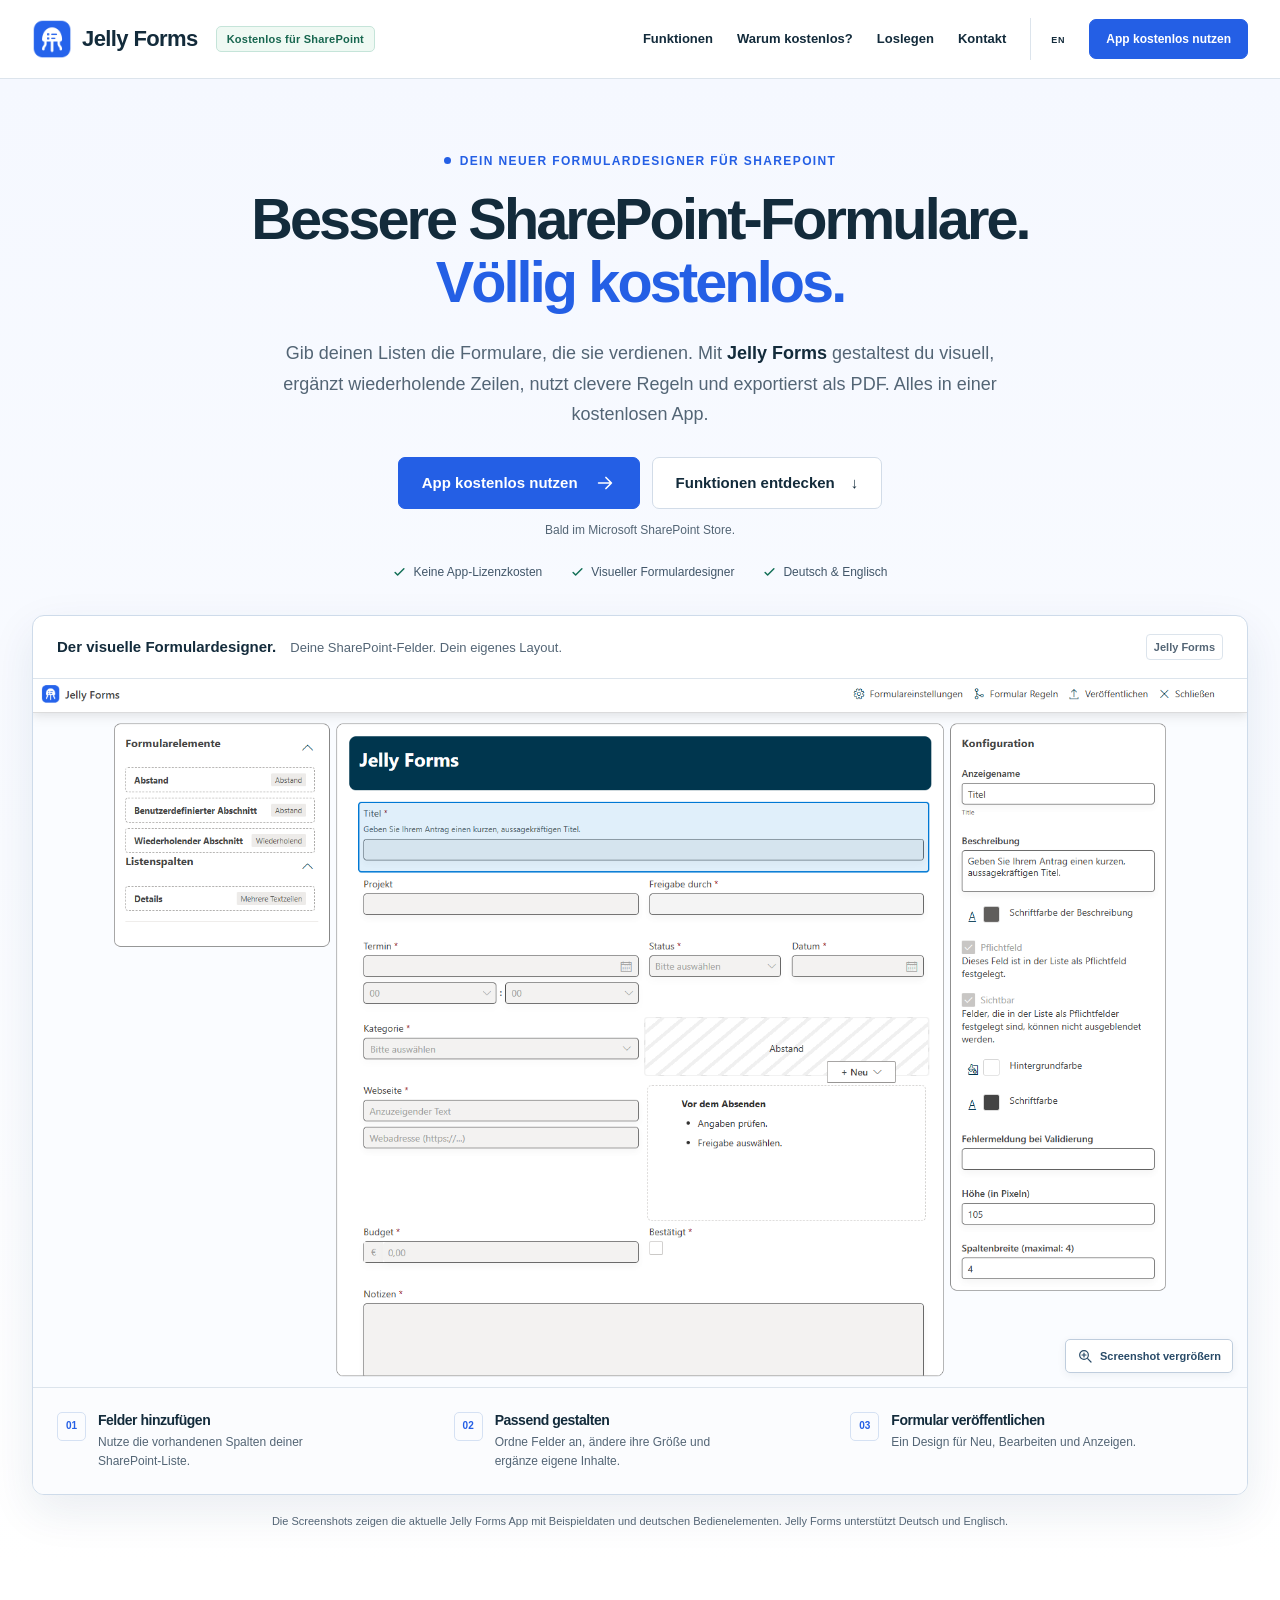
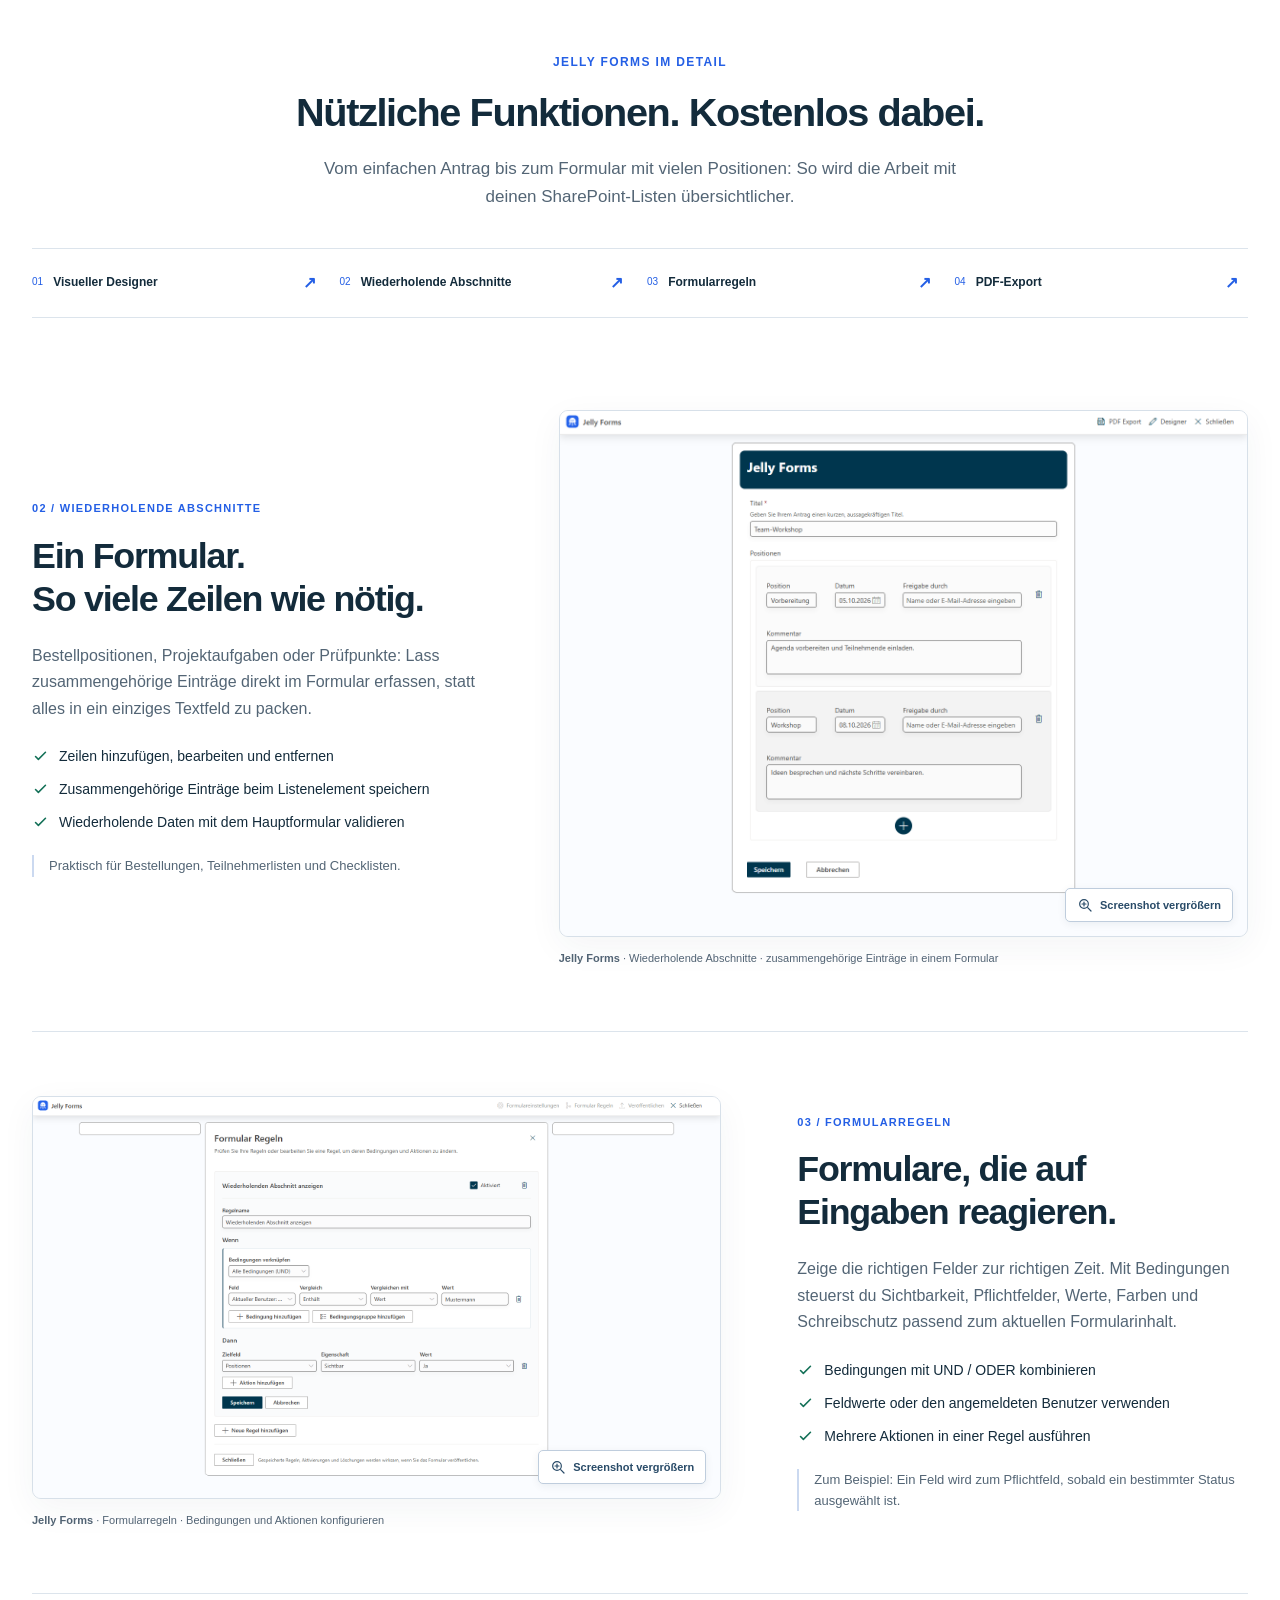
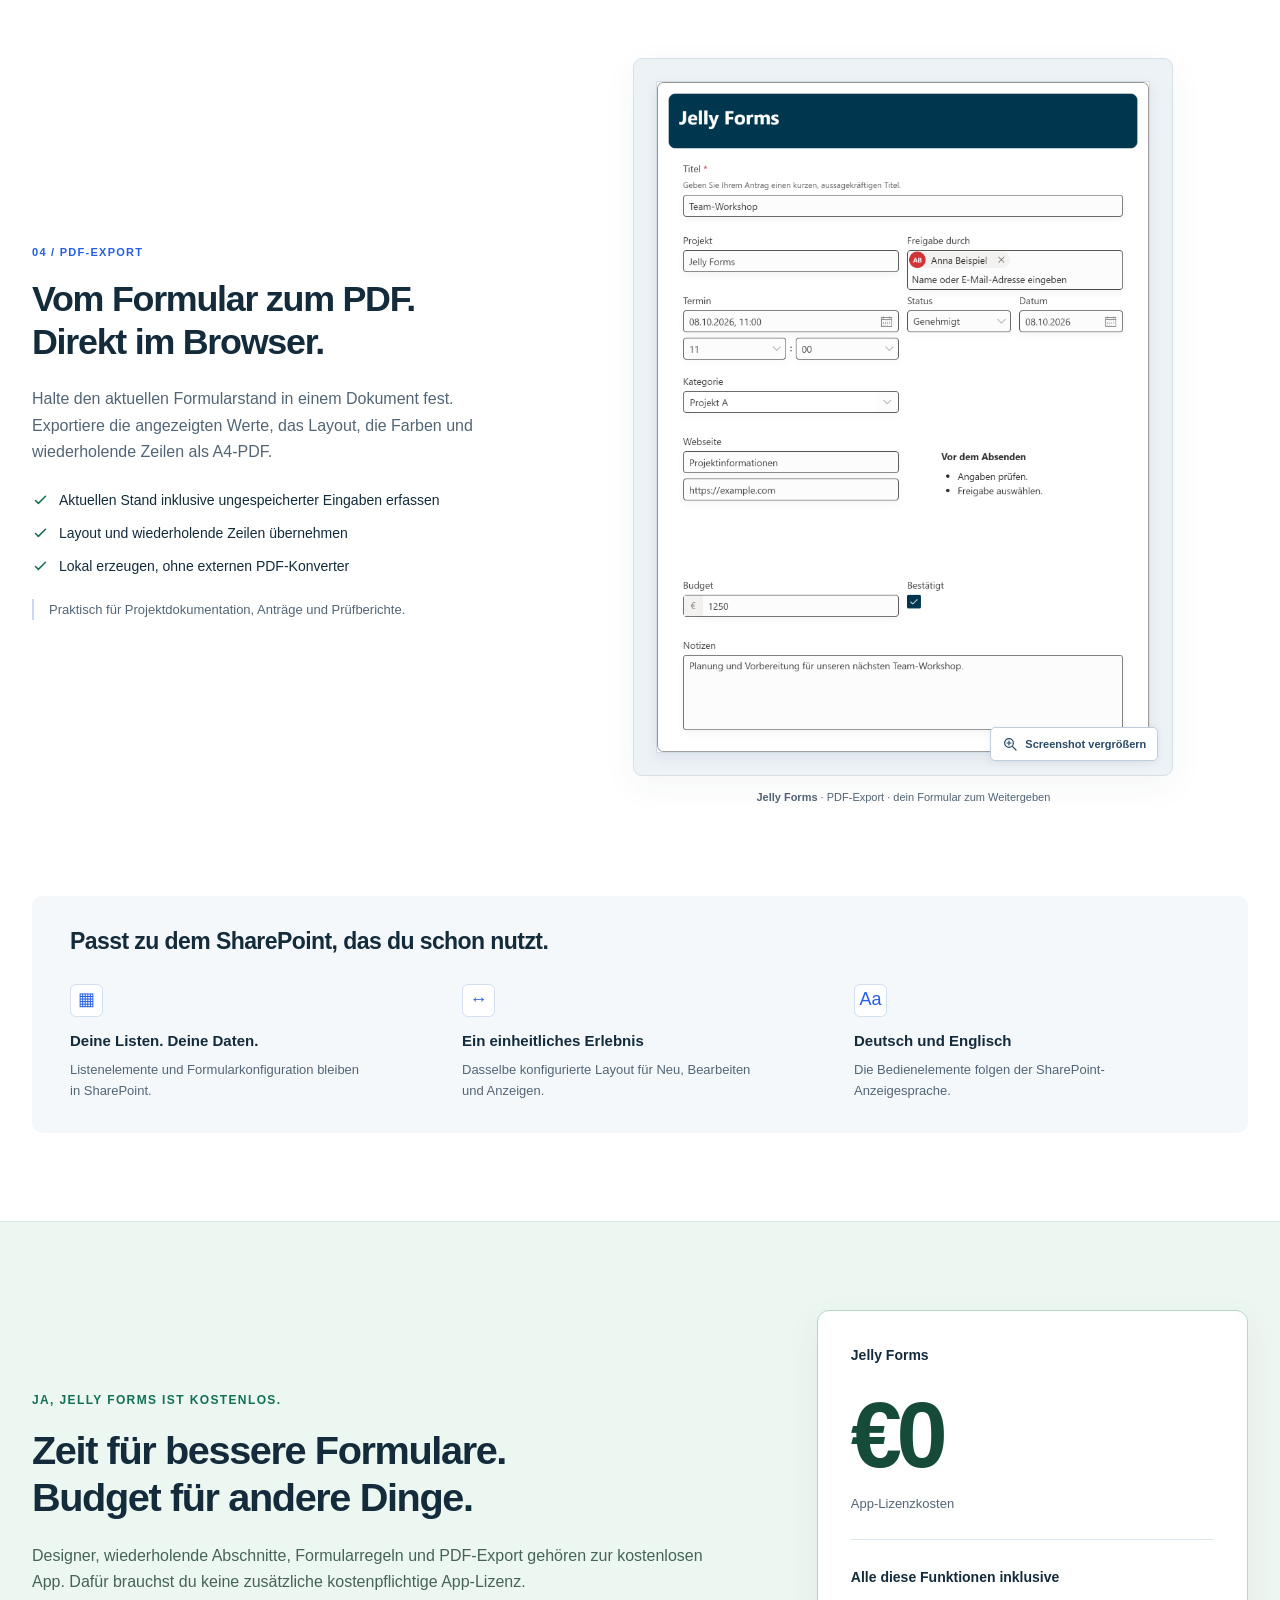
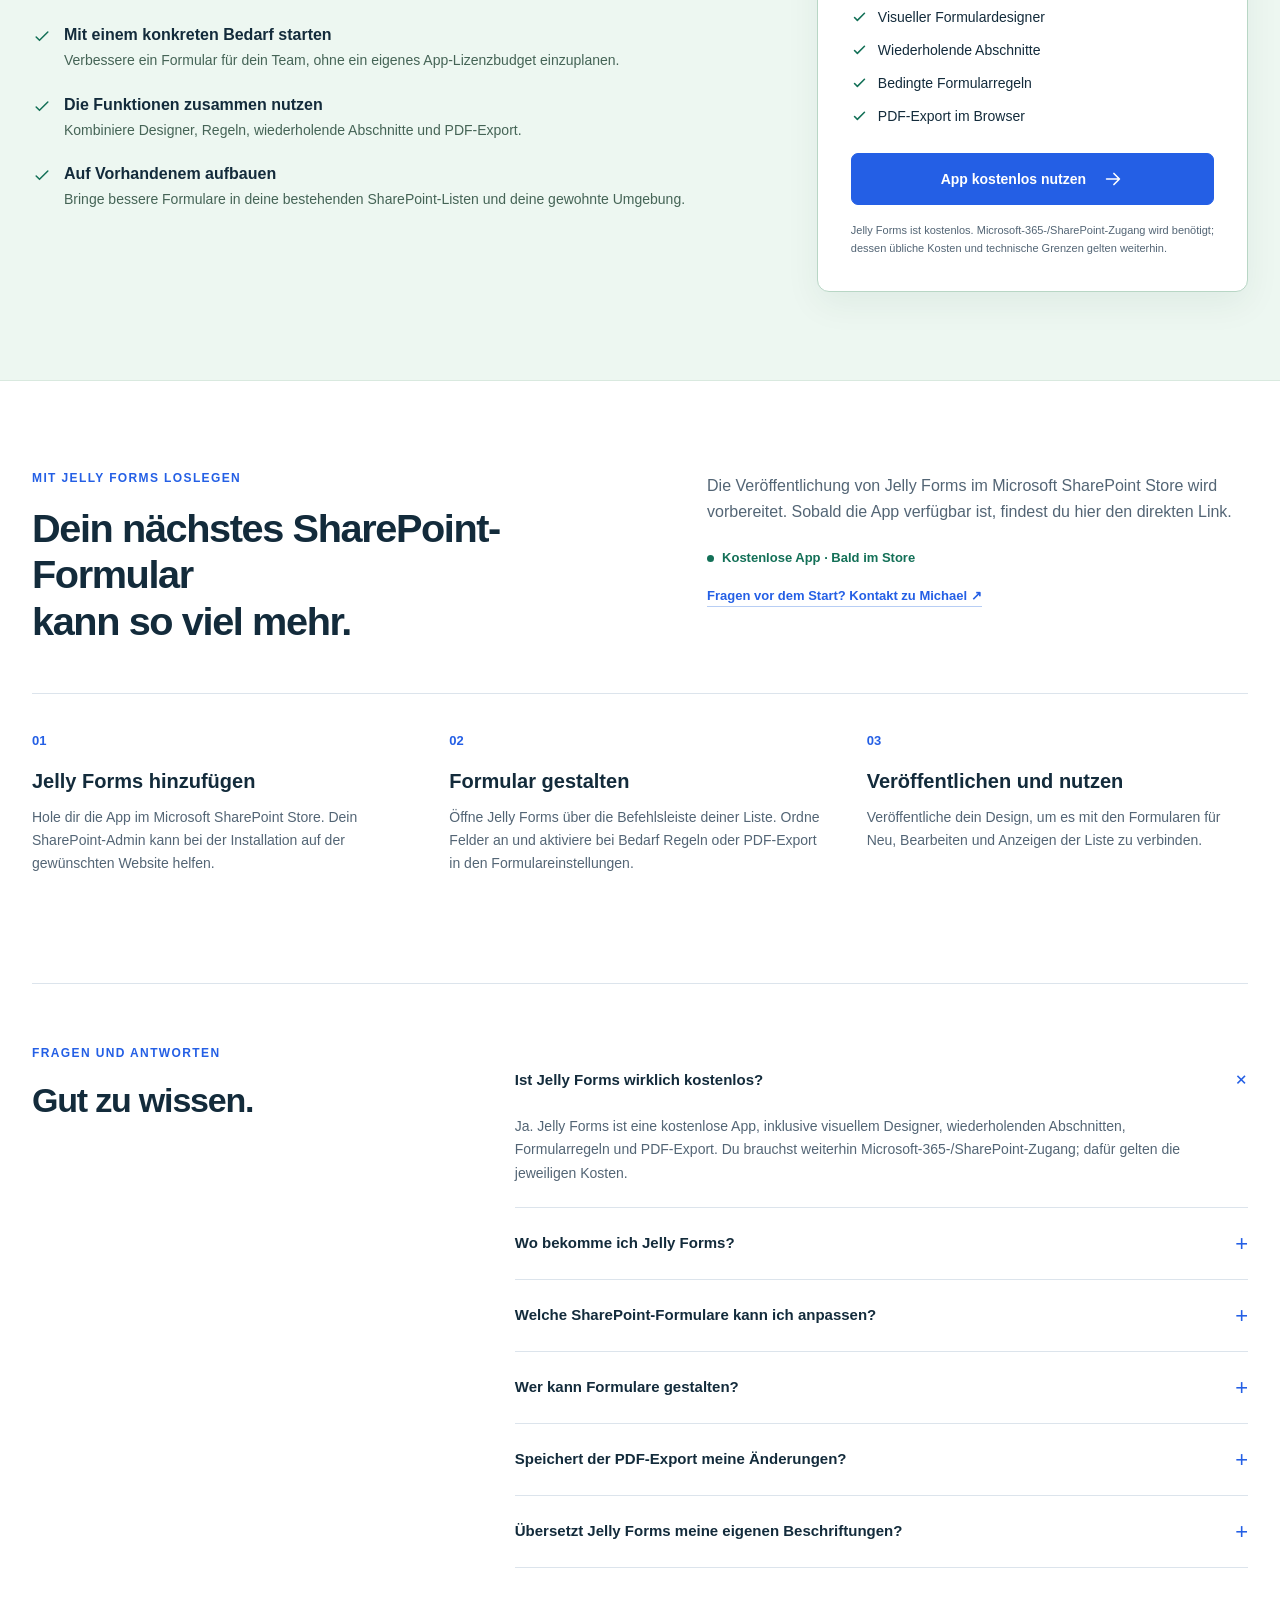
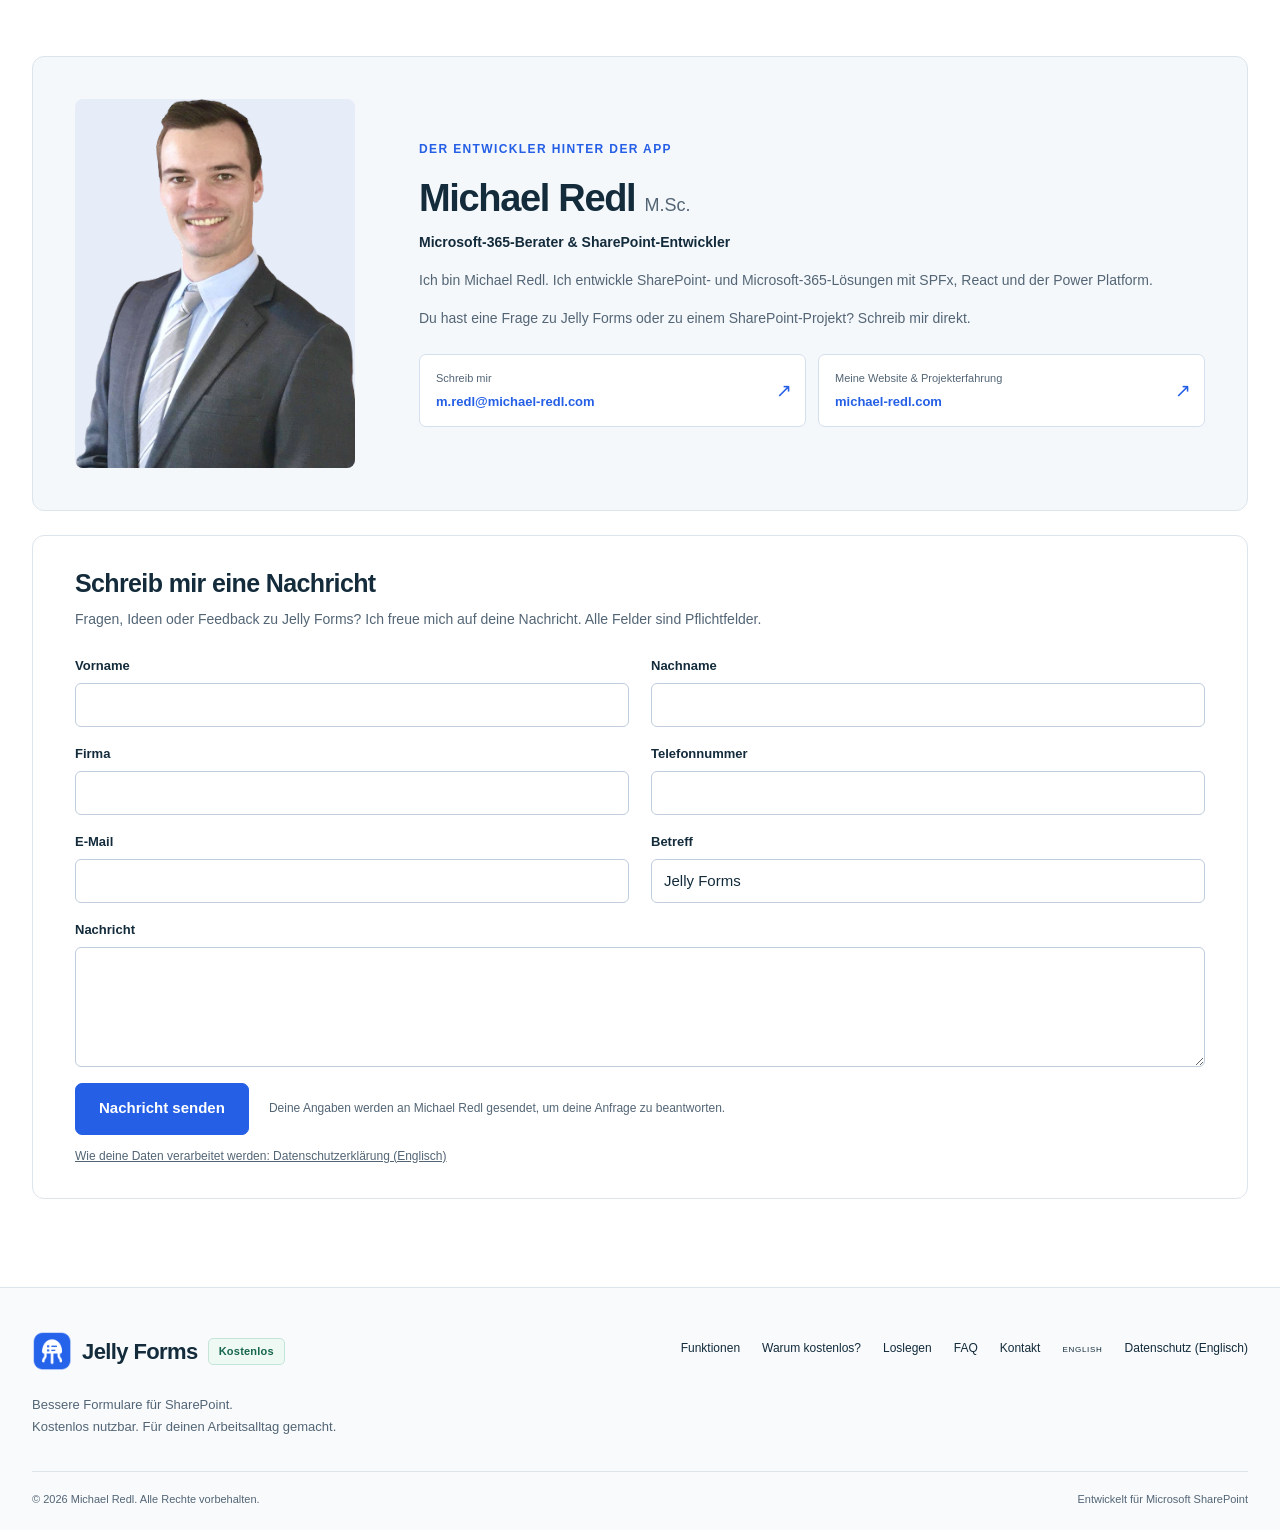
<file: index.html>
<!doctype html>
<html lang="de">
<head>
<meta charset="utf-8">
<meta name="viewport" content="width=device-width, initial-scale=1">
<title>Jelly Forms | Kostenloser Formulardesigner für SharePoint</title>
<meta name="description" content="Jelly Forms ist der kostenlose Formulardesigner für SharePoint-Listen. Visuelle Layouts, wiederholende Abschnitte, Formularregeln und PDF-Export. Für deinen Arbeitsalltag gemacht.">
<meta name="theme-color" content="#f8fafc">
<meta name="robots" content="index, follow">
<link rel="canonical" href="https://leanforms.eu/">
<link rel="alternate" hreflang="de" href="https://leanforms.eu/">
<link rel="alternate" hreflang="en" href="https://leanforms.eu/index-eng.html">
<link rel="alternate" hreflang="x-default" href="https://leanforms.eu/">
<link rel="icon" type="image/svg+xml" href="images/jelly-forms-icon.svg">
<link rel="icon" type="image/png" sizes="384x384" href="images/jelly-forms-icon.png">
<link rel="apple-touch-icon" href="images/jelly-forms-icon.png">
<meta name="author" content="Michael Redl">
<meta property="og:type" content="website">
<meta property="og:site_name" content="Jelly Forms">
<meta property="og:locale" content="de_DE">
<meta property="og:title" content="Jelly Forms | Kostenloser Formulardesigner für SharePoint">
<meta property="og:description" content="Jelly Forms ist der kostenlose Formulardesigner für SharePoint-Listen. Visuelle Layouts, wiederholende Abschnitte, Formularregeln und PDF-Export. Für deinen Arbeitsalltag gemacht.">
<meta property="og:url" content="https://leanforms.eu/">
<meta property="og:image" content="https://leanforms.eu/images/jelly-forms-icon.png">
<meta property="og:image:alt" content="Jelly Forms — Quallen-App-Symbol">
<meta name="twitter:card" content="summary">
<link rel="stylesheet" href="css/styles.css">
<script src="js/site.js" defer></script>
<style>.contact-form-privacy { margin-top: 12px; font-size: 12px; color: var(--muted); } .contact-form-privacy a { text-decoration: underline; }</style>
</head>
<body>
<a class="skip-link" href="#main-content">Zum Inhalt springen</a>
<header class="site-header">
<div class="container nav-shell">
<a class="brand" href="#top" aria-label="Jelly Forms Startseite"><img src="images/jelly-forms-icon.png" alt="" width="36" height="36"><span class="brand-name">Jelly Forms</span></a>
<span class="free-badge header-badge">Kostenlos für SharePoint</span>
<button class="nav-toggle" type="button" aria-expanded="false" aria-controls="main-navigation" aria-label="Navigation öffnen" data-close-label="Navigation schließen"><span></span><span></span></button>
<nav class="site-nav" id="main-navigation" aria-label="Hauptnavigation">
<a href="#features">Funktionen</a><a href="#free">Warum kostenlos?</a><a href="#get-started">Loslegen</a>
<a href="#contact">Kontakt</a>
<a class="language-link" href="index-eng.html" lang="en" hreflang="en" aria-label="Switch to the English version">EN</a>
<a class="button button-small" href="#get-started" data-store-link data-live-label="Kostenlos bei Microsoft holen">App kostenlos nutzen</a>
</nav>
</div>
</header>
<main id="main-content">
<section class="hero" id="top" aria-labelledby="hero-title">
<div class="container">
<div class="hero-copy">
<p class="eyebrow"><span class="status-dot"></span>Dein neuer Formulardesigner für SharePoint</p>
<h1 id="hero-title">Bessere SharePoint-Formulare.<br><span>Völlig kostenlos.</span></h1>
<p class="lead">Gib deinen Listen die Formulare, die sie verdienen. Mit <strong>Jelly Forms</strong> gestaltest du visuell, ergänzt wiederholende Zeilen, nutzt clevere Regeln und exportierst als PDF. Alles in einer kostenlosen App.</p>
<div class="hero-actions"><a class="button" href="#get-started" data-store-link data-live-label="Kostenlos bei Microsoft holen">App kostenlos nutzen<svg viewBox="0 0 24 24" aria-hidden="true"><path d="M5 12h14m-6-6 6 6-6 6"/></svg></a><a class="button button-secondary" href="#features">Funktionen entdecken<span aria-hidden="true">↓</span></a></div>
<p class="launch-note" data-store-pending>Bald im Microsoft SharePoint Store.</p><p class="launch-note" data-store-live hidden>Kostenlos im Microsoft SharePoint Store verfügbar.</p>
<ul class="hero-proof"><li><svg viewBox="0 0 24 24" aria-hidden="true"><path d="m5 12 4 4L19 6"/></svg>Keine App-Lizenzkosten</li><li><svg viewBox="0 0 24 24" aria-hidden="true"><path d="m5 12 4 4L19 6"/></svg>Visueller Formulardesigner</li><li><svg viewBox="0 0 24 24" aria-hidden="true"><path d="m5 12 4 4L19 6"/></svg>Deutsch &amp; Englisch</li></ul>
</div>
<div class="designer-showcase" id="product">
<div class="showcase-heading"><div><strong>Der visuelle Formulardesigner.</strong><span>Deine SharePoint-Felder. Dein eigenes Layout.</span></div><span class="capture-badge">Jelly Forms</span></div>
<figure class="product-shot designer-shot">
<a class="screenshot-link" aria-describedby="screenshot-note" href="images/designer.png?v=jelly-blue-20260923" data-caption="Jelly Forms · Der visuelle Formulardesigner von Jelly Forms" aria-label="Screenshot vergrößern: Der visuelle Formulardesigner von Jelly Forms">
<img src="images/designer.png?v=jelly-blue-20260923" alt="Der visuelle Designer von Jelly Forms: verfügbare Elemente links, ein Formular mit vier Spalten in der Mitte und Feldeigenschaften rechts." width="1800" height="1050" fetchpriority="high">
<span class="zoom-label"><svg viewBox="0 0 24 24" aria-hidden="true"><circle cx="10.5" cy="10.5" r="6.5"/><path d="m16 16 5 5M7.5 10.5h6m-3-3v6"/></svg>Screenshot vergrößern</span></a><figcaption><span class="capture-version">Jelly Forms</span> · Der visuelle Formulardesigner von Jelly Forms</figcaption></figure>
<div class="design-notes"><div><span class="note-number">01</span><div><h2>Felder hinzufügen</h2><p>Nutze die vorhandenen Spalten deiner SharePoint-Liste.</p></div></div><div><span class="note-number">02</span><div><h2>Passend gestalten</h2><p>Ordne Felder an, ändere ihre Größe und ergänze eigene Inhalte.</p></div></div><div><span class="note-number">03</span><div><h2>Formular veröffentlichen</h2><p>Ein Design für Neu, Bearbeiten und Anzeigen.</p></div></div></div>
</div>
<p class="language-note" id="screenshot-note">Die Screenshots zeigen die aktuelle Jelly Forms App mit Beispieldaten und deutschen Bedienelementen. Jelly Forms unterstützt Deutsch und Englisch.</p>
</div>
</section>
<section class="section features-section" id="features" aria-labelledby="features-title">
<div class="container">
<div class="section-heading"><p class="eyebrow">Jelly Forms im Detail</p><h2 id="features-title">Nützliche Funktionen. Kostenlos dabei.</h2><p>Vom einfachen Antrag bis zum Formular mit vielen Positionen: So wird die Arbeit mit deinen SharePoint-Listen übersichtlicher.</p></div>
<nav class="feature-jumps" aria-label="Funktionen"><a href="#product"><span aria-hidden="true">01</span>Visueller Designer<span aria-hidden="true">↗</span></a><a href="#repeating"><span aria-hidden="true">02</span>Wiederholende Abschnitte<span aria-hidden="true">↗</span></a><a href="#rules"><span aria-hidden="true">03</span>Formularregeln<span aria-hidden="true">↗</span></a><a href="#pdf"><span aria-hidden="true">04</span>PDF-Export<span aria-hidden="true">↗</span></a></nav>
<article class="feature-row " id="repeating" aria-labelledby="repeating-title">
<div class="feature-copy"><p class="eyebrow">02 / Wiederholende Abschnitte</p><h3 id="repeating-title">Ein Formular.<br>So viele Zeilen wie nötig.</h3><p>Bestellpositionen, Projektaufgaben oder Prüfpunkte: Lass zusammengehörige Einträge direkt im Formular erfassen, statt alles in ein einziges Textfeld zu packen.</p><ul class="check-list"><li><svg viewBox="0 0 24 24" aria-hidden="true"><path d="m5 12 4 4L19 6"/></svg>Zeilen hinzufügen, bearbeiten und entfernen</li><li><svg viewBox="0 0 24 24" aria-hidden="true"><path d="m5 12 4 4L19 6"/></svg>Zusammengehörige Einträge beim Listenelement speichern</li><li><svg viewBox="0 0 24 24" aria-hidden="true"><path d="m5 12 4 4L19 6"/></svg>Wiederholende Daten mit dem Hauptformular validieren</li></ul><p class="example-note">Praktisch für Bestellungen, Teilnehmerlisten und Checklisten.</p></div>
<figure class="product-shot repeating-shot">
<a class="screenshot-link" aria-describedby="screenshot-note" href="images/repeating-sections.png?v=jelly-blue-20260923" data-caption="Jelly Forms · Wiederholende Abschnitte · zusammengehörige Einträge in einem Formular" aria-label="Screenshot vergrößern: Wiederholende Abschnitte · zusammengehörige Einträge in einem Formular">
<img src="images/repeating-sections.png?v=jelly-blue-20260923" alt="Wiederholender Abschnitt in Jelly Forms mit zwei bearbeitbaren Zeilen für Eintrag, Datum, Genehmiger und Kommentar." width="1440" height="1100" loading="lazy" decoding="async">
<span class="zoom-label"><svg viewBox="0 0 24 24" aria-hidden="true"><circle cx="10.5" cy="10.5" r="6.5"/><path d="m16 16 5 5M7.5 10.5h6m-3-3v6"/></svg>Screenshot vergrößern</span></a><figcaption><span class="capture-version">Jelly Forms</span> · Wiederholende Abschnitte · zusammengehörige Einträge in einem Formular</figcaption></figure></article>
<article class="feature-row feature-reverse" id="rules" aria-labelledby="rules-title">
<div class="feature-copy"><p class="eyebrow">03 / Formularregeln</p><h3 id="rules-title">Formulare, die auf<br>Eingaben reagieren.</h3><p>Zeige die richtigen Felder zur richtigen Zeit. Mit Bedingungen steuerst du Sichtbarkeit, Pflichtfelder, Werte, Farben und Schreibschutz passend zum aktuellen Formularinhalt.</p><ul class="check-list"><li><svg viewBox="0 0 24 24" aria-hidden="true"><path d="m5 12 4 4L19 6"/></svg>Bedingungen mit UND / ODER kombinieren</li><li><svg viewBox="0 0 24 24" aria-hidden="true"><path d="m5 12 4 4L19 6"/></svg>Feldwerte oder den angemeldeten Benutzer verwenden</li><li><svg viewBox="0 0 24 24" aria-hidden="true"><path d="m5 12 4 4L19 6"/></svg>Mehrere Aktionen in einer Regel ausführen</li></ul><p class="example-note">Zum Beispiel: Ein Feld wird zum Pflichtfeld, sobald ein bestimmter Status ausgewählt ist.</p></div>
<figure class="product-shot rules-shot">
<a class="screenshot-link" aria-describedby="screenshot-note" href="images/rules.png?v=jelly-blue-20260923" data-caption="Jelly Forms · Formularregeln · Bedingungen und Aktionen konfigurieren" aria-label="Screenshot vergrößern: Formularregeln · Bedingungen und Aktionen konfigurieren">
<img src="images/rules.png?v=jelly-blue-20260923" alt="Regeleditor von Jelly Forms mit einer Bedingung zum aktuellen Benutzer und einer Aktion zum Einblenden eines wiederholenden Abschnitts." width="1800" height="1050" loading="lazy" decoding="async">
<span class="zoom-label"><svg viewBox="0 0 24 24" aria-hidden="true"><circle cx="10.5" cy="10.5" r="6.5"/><path d="m16 16 5 5M7.5 10.5h6m-3-3v6"/></svg>Screenshot vergrößern</span></a><figcaption><span class="capture-version">Jelly Forms</span> · Formularregeln · Bedingungen und Aktionen konfigurieren</figcaption></figure></article>
<article class="feature-row " id="pdf" aria-labelledby="pdf-title">
<div class="feature-copy"><p class="eyebrow">04 / PDF-Export</p><h3 id="pdf-title">Vom Formular zum PDF.<br>Direkt im Browser.</h3><p>Halte den aktuellen Formularstand in einem Dokument fest. Exportiere die angezeigten Werte, das Layout, die Farben und wiederholende Zeilen als A4-PDF.</p><ul class="check-list"><li><svg viewBox="0 0 24 24" aria-hidden="true"><path d="m5 12 4 4L19 6"/></svg>Aktuellen Stand inklusive ungespeicherter Eingaben erfassen</li><li><svg viewBox="0 0 24 24" aria-hidden="true"><path d="m5 12 4 4L19 6"/></svg>Layout und wiederholende Zeilen übernehmen</li><li><svg viewBox="0 0 24 24" aria-hidden="true"><path d="m5 12 4 4L19 6"/></svg>Lokal erzeugen, ohne externen PDF-Konverter</li></ul><p class="example-note">Praktisch für Projektdokumentation, Anträge und Prüfberichte.</p></div>
<figure class="product-shot pdf-shot">
<a class="screenshot-link" aria-describedby="screenshot-note" href="images/pdf-export.png?v=jelly-blue-20260923" data-caption="Jelly Forms · PDF-Export · dein Formular zum Weitergeben" aria-label="Screenshot vergrößern: PDF-Export · dein Formular zum Weitergeben">
<img src="images/pdf-export.png?v=jelly-blue-20260923" alt="PDF-Ausgabe aus Jelly Forms mit Formularüberschrift, Feldanordnung und Werten." width="1440" height="1960" loading="lazy" decoding="async">
<span class="zoom-label"><svg viewBox="0 0 24 24" aria-hidden="true"><circle cx="10.5" cy="10.5" r="6.5"/><path d="m16 16 5 5M7.5 10.5h6m-3-3v6"/></svg>Screenshot vergrößern</span></a><figcaption><span class="capture-version">Jelly Forms</span> · PDF-Export · dein Formular zum Weitergeben</figcaption></figure></article>
<div class="sharepoint-fit"><h3>Passt zu dem SharePoint, das du schon nutzt.</h3><div class="fit-grid"><div><span class="fit-symbol" aria-hidden="true">▦</span><h4>Deine Listen. Deine Daten.</h4><p>Listenelemente und Formularkonfiguration bleiben in SharePoint.</p></div><div><span class="fit-symbol" aria-hidden="true">↔</span><h4>Ein einheitliches Erlebnis</h4><p>Dasselbe konfigurierte Layout für Neu, Bearbeiten und Anzeigen.</p></div><div><span class="fit-symbol" aria-hidden="true">Aa</span><h4>Deutsch und Englisch</h4><p>Die Bedienelemente folgen der SharePoint-Anzeigesprache.</p></div></div></div>
</div>
</section>
<section class="section free-section" id="free" aria-labelledby="free-title">
<div class="container free-layout">
<div class="free-copy"><p class="eyebrow">Ja, Jelly Forms ist kostenlos.</p><h2 id="free-title">Zeit für bessere Formulare.<br>Budget für andere Dinge.</h2><p class="free-lead">Designer, wiederholende Abschnitte, Formularregeln und PDF-Export gehören zur kostenlosen App. Dafür brauchst du keine zusätzliche kostenpflichtige App-Lizenz.</p>
<div class="free-reasons"><div><svg viewBox="0 0 24 24" aria-hidden="true"><path d="m5 12 4 4L19 6"/></svg><div><h3>Mit einem konkreten Bedarf starten</h3><p>Verbessere ein Formular für dein Team, ohne ein eigenes App-Lizenzbudget einzuplanen.</p></div></div><div><svg viewBox="0 0 24 24" aria-hidden="true"><path d="m5 12 4 4L19 6"/></svg><div><h3>Die Funktionen zusammen nutzen</h3><p>Kombiniere Designer, Regeln, wiederholende Abschnitte und PDF-Export.</p></div></div><div><svg viewBox="0 0 24 24" aria-hidden="true"><path d="m5 12 4 4L19 6"/></svg><div><h3>Auf Vorhandenem aufbauen</h3><p>Bringe bessere Formulare in deine bestehenden SharePoint-Listen und deine gewohnte Umgebung.</p></div></div></div>
</div>
<div class="price-card"><p class="price-label">Jelly Forms</p><p class="price">€0<span>App-Lizenzkosten</span></p><div class="price-divider"></div><p class="price-included">Alle diese Funktionen inklusive</p><ul class="check-list"><li><svg viewBox="0 0 24 24" aria-hidden="true"><path d="m5 12 4 4L19 6"/></svg>Visueller Formulardesigner</li><li><svg viewBox="0 0 24 24" aria-hidden="true"><path d="m5 12 4 4L19 6"/></svg>Wiederholende Abschnitte</li><li><svg viewBox="0 0 24 24" aria-hidden="true"><path d="m5 12 4 4L19 6"/></svg>Bedingte Formularregeln</li><li><svg viewBox="0 0 24 24" aria-hidden="true"><path d="m5 12 4 4L19 6"/></svg>PDF-Export im Browser</li></ul><a class="button" href="#get-started" data-store-link data-live-label="Kostenlos bei Microsoft holen">App kostenlos nutzen<svg viewBox="0 0 24 24" aria-hidden="true"><path d="M5 12h14m-6-6 6 6-6 6"/></svg></a><p class="price-note">Jelly Forms ist kostenlos. Microsoft-365-/SharePoint-Zugang wird benötigt; dessen übliche Kosten und technische Grenzen gelten weiterhin.</p></div>
</div>
</section>
<section class="section start-section" id="get-started" aria-labelledby="start-title">
<div class="container">
<div class="start-intro"><div><p class="eyebrow">Mit Jelly Forms loslegen</p><h2 id="start-title">Dein nächstes SharePoint-Formular<br>kann so viel mehr.</h2></div>
<div class="start-copy"><p data-store-pending>Die Veröffentlichung von Jelly Forms im Microsoft SharePoint Store wird vorbereitet. Sobald die App verfügbar ist, findest du hier den direkten Link.</p><p data-store-live hidden>Hole dir Jelly Forms kostenlos im Microsoft SharePoint Store und ergänze deine SharePoint-Umgebung.</p><p class="store-status" data-store-pending><span class="status-dot"></span>Kostenlose App · Bald im Store</p><a class="button" href="#get-started" data-store-live data-store-link data-live-label="Kostenlos bei Microsoft holen" hidden>Kostenlos bei Microsoft holen</a><a class="text-link" href="#contact" data-store-pending>Fragen vor dem Start? Kontakt zu Michael ↗</a><a class="text-link" href="#contact" data-store-live hidden>Fragen zur App? Kontakt zu Michael ↗</a></div></div>
<ol class="steps"><li><span class="step-number">01</span><h3>Jelly Forms hinzufügen</h3><p>Hole dir die App im Microsoft SharePoint Store. Dein SharePoint-Admin kann bei der Installation auf der gewünschten Website helfen.</p></li><li><span class="step-number">02</span><h3>Formular gestalten</h3><p>Öffne Jelly Forms über die Befehlsleiste deiner Liste. Ordne Felder an und aktiviere bei Bedarf Regeln oder PDF-Export in den Formulareinstellungen.</p></li><li><span class="step-number">03</span><h3>Veröffentlichen und nutzen</h3><p>Veröffentliche dein Design, um es mit den Formularen für Neu, Bearbeiten und Anzeigen der Liste zu verbinden.</p></li></ol>
</div>
</section>
<section class="section faq-section" id="faq" aria-labelledby="faq-title"><div class="container faq-layout">
<div><p class="eyebrow">Fragen und Antworten</p><h2 id="faq-title">Gut zu wissen.</h2></div>
<div class="faq-list"><details open><summary>Ist Jelly Forms wirklich kostenlos?<span aria-hidden="true">+</span></summary><div class="faq-answer"><p>Ja. Jelly Forms ist eine kostenlose App, inklusive visuellem Designer, wiederholenden Abschnitten, Formularregeln und PDF-Export. Du brauchst weiterhin Microsoft-365-/SharePoint-Zugang; dafür gelten die jeweiligen Kosten.</p></div></details><details><summary>Wo bekomme ich Jelly Forms?<span aria-hidden="true">+</span></summary><div class="faq-answer"><p data-store-pending>Die Veröffentlichung im Microsoft SharePoint Store wird vorbereitet. Die App ist dort noch nicht gelistet. Sobald sie veröffentlicht ist, ergänzen wir hier den direkten Link.</p><p data-store-live hidden>Jelly Forms ist kostenlos im Microsoft SharePoint Store verfügbar. Über den Link im Bereich „Loslegen“ gelangst du direkt zum Eintrag.</p></div></details><details><summary>Welche SharePoint-Formulare kann ich anpassen?<span aria-hidden="true">+</span></summary><div class="faq-answer"><p>Jelly Forms passt die Formulare für Neu, Bearbeiten und Anzeigen moderner allgemeiner SharePoint-Listen an. Dokumentbibliotheken gehören nicht zum vorgesehenen Einsatzbereich.</p></div></details><details><summary>Wer kann Formulare gestalten?<span aria-hidden="true">+</span></summary><div class="faq-answer"><p>Für den Designer ist die Berechtigung „Listen verwalten“ auf der jeweiligen Liste erforderlich. Zum Veröffentlichen werden zusätzlich Schreibrechte für die Formularkonfiguration benötigt. Bei der normalen Nutzung gelten die SharePoint-Berechtigungen des jeweiligen Benutzers.</p></div></details><details><summary>Speichert der PDF-Export meine Änderungen?<span aria-hidden="true">+</span></summary><div class="faq-answer"><p>Nein. Der Export erfasst die aktuell angezeigten Werte, auch ungespeicherte Eingaben. Speichere das Formular separat, um das SharePoint-Listenelement zu aktualisieren.</p></div></details><details><summary>Übersetzt Jelly Forms meine eigenen Beschriftungen?<span aria-hidden="true">+</span></summary><div class="faq-answer"><p>Die Bedienelemente sind auf Deutsch und Englisch verfügbar. Eigene Feldbeschriftungen, Auswahlwerte und selbst erstellte Inhalte bleiben unter deiner Kontrolle und werden nicht automatisch übersetzt.</p></div></details></div>
</div></section>

<section class="section contact-section" id="contact" aria-labelledby="contact-title">
<div class="container">
<div class="contact-card">
<div class="contact-portrait"><img src="images/michael-redl.png" alt="Michael Redl, Microsoft-365-Berater und SharePoint-Entwickler" width="647" height="854" loading="lazy" decoding="async"></div>
<div class="contact-copy">
<p class="eyebrow">Der Entwickler hinter der App</p>
<h2 id="contact-title">Michael Redl <span>M.Sc.</span></h2>
<p class="contact-role">Microsoft-365-Berater &amp; SharePoint-Entwickler</p>
<p>Ich bin Michael Redl. Ich entwickle SharePoint- und Microsoft-365-Lösungen mit SPFx, React und der Power Platform.</p>
<p>Du hast eine Frage zu Jelly Forms oder zu einem SharePoint-Projekt? Schreib mir direkt.</p>
<address class="contact-details">
<a class="contact-detail" href="mailto:m.redl@michael-redl.com?subject=Jelly%20Forms"><span>Schreib mir</span><strong>m.redl@michael-redl.com</strong><span class="contact-arrow" aria-hidden="true">↗</span></a>
<a class="contact-detail" href="https://michael-redl.com/"><span>Meine Website &amp; Projekterfahrung</span><strong>michael-redl.com</strong><span class="contact-arrow" aria-hidden="true">↗</span></a>
</address>
</div>
</div>

<div class="contact-form-card" data-contact-panel hidden>
<h3 id="contact-form-title">Schreib mir eine Nachricht</h3>
<p class="contact-form-intro">Fragen, Ideen oder Feedback zu Jelly Forms? Ich freue mich auf deine Nachricht. Alle Felder sind Pflichtfelder.</p>
<form id="contact-form" aria-labelledby="contact-form-title">
<fieldset class="contact-form-fields"><legend class="contact-form-legend">Deine Kontaktdaten und Nachricht</legend>
<div class="contact-form-field"><label for="contact-vorname">Vorname</label><input id="contact-vorname" name="vorname" type="text" autocomplete="given-name" required></div>
<div class="contact-form-field"><label for="contact-nachname">Nachname</label><input id="contact-nachname" name="nachname" type="text" autocomplete="family-name" required></div>
<div class="contact-form-field"><label for="contact-firma">Firma</label><input id="contact-firma" name="firma" type="text" autocomplete="organization" required></div>
<div class="contact-form-field"><label for="contact-phone">Telefonnummer</label><input id="contact-phone" name="phone" type="tel" autocomplete="tel" required pattern="^\+?\d+(\s\d+)*$" title="Zum Beispiel: +49 123 456789"></div>
<div class="contact-form-field"><label for="contact-email">E-Mail</label><input id="contact-email" name="email" type="email" autocomplete="email" required></div>
<div class="contact-form-field"><label for="contact-subject">Betreff</label><input id="contact-subject" name="subject" type="text" autocomplete="off" required value="Jelly Forms"></div>
<div class="contact-form-field contact-form-message"><label for="contact-description">Nachricht</label><textarea id="contact-description" name="description" rows="4" required></textarea></div>
<div class="contact-form-actions"><button class="button" type="submit">Nachricht senden</button><span>Deine Angaben werden an Michael Redl gesendet, um deine Anfrage zu beantworten.</span></div>
</fieldset>
<p class="contact-form-privacy"><a href="privacy.html" lang="en">Wie deine Daten verarbeitet werden: Datenschutzerklärung (Englisch)</a></p>
<p class="contact-form-status" id="contact-form-status" role="status" aria-live="polite" aria-atomic="true"></p>
</form>
</div>
<noscript><p class="contact-form-fallback">Schreib mir eine E-Mail an <a href="mailto:m.redl@michael-redl.com">m.redl@michael-redl.com</a>.</p></noscript>
</div>
</section>
</main>
<footer class="site-footer"><div class="container"><div class="footer-top"><div><a class="brand" href="#top"><img src="images/jelly-forms-icon.png" alt="" width="34" height="34"><span class="brand-name">Jelly Forms</span><span class="free-badge">Kostenlos</span></a><p>Bessere Formulare für SharePoint.<br>Kostenlos nutzbar. Für deinen Arbeitsalltag gemacht.</p></div><nav aria-label="Footernavigation"><a href="#features">Funktionen</a><a href="#free">Warum kostenlos?</a><a href="#get-started">Loslegen</a><a href="#faq">FAQ</a><a href="#contact">Kontakt</a><a class="language-link" href="index-eng.html" lang="en" hreflang="en">English</a><a href="privacy.html" lang="en">Datenschutz (Englisch)</a></nav></div><div class="footer-bottom"><span>© <span data-current-year>2026</span> Michael Redl. Alle Rechte vorbehalten.</span><span>Entwickelt für Microsoft SharePoint</span></div></div></footer>
<dialog class="lightbox" id="screenshot-dialog" aria-label="Vergrößerter App-Screenshot"><div class="lightbox-toolbar"><p class="lightbox-caption"></p><button class="lightbox-close" type="button" aria-label="Screenshot schließen"><span aria-hidden="true">×</span></button></div><div class="lightbox-content"><img class="lightbox-image" alt=""></div></dialog>
</body>
</html>
</file>
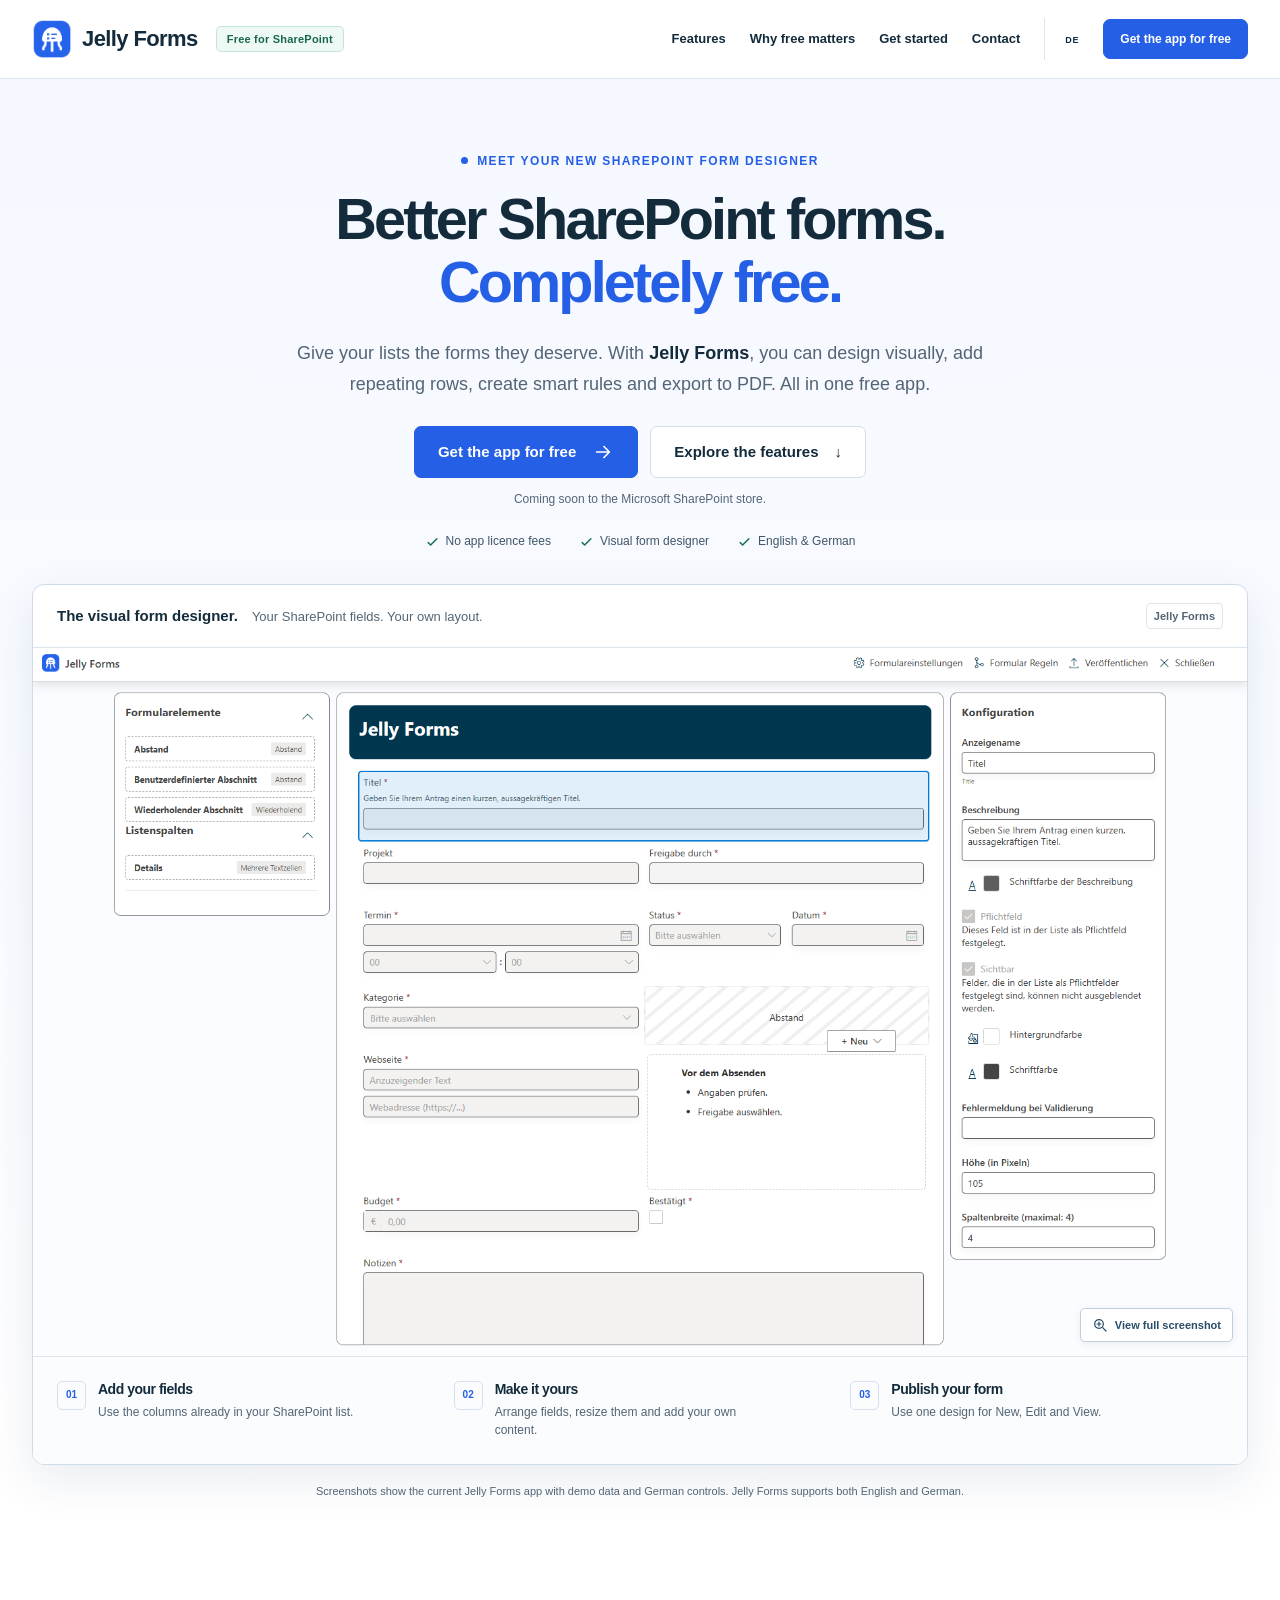
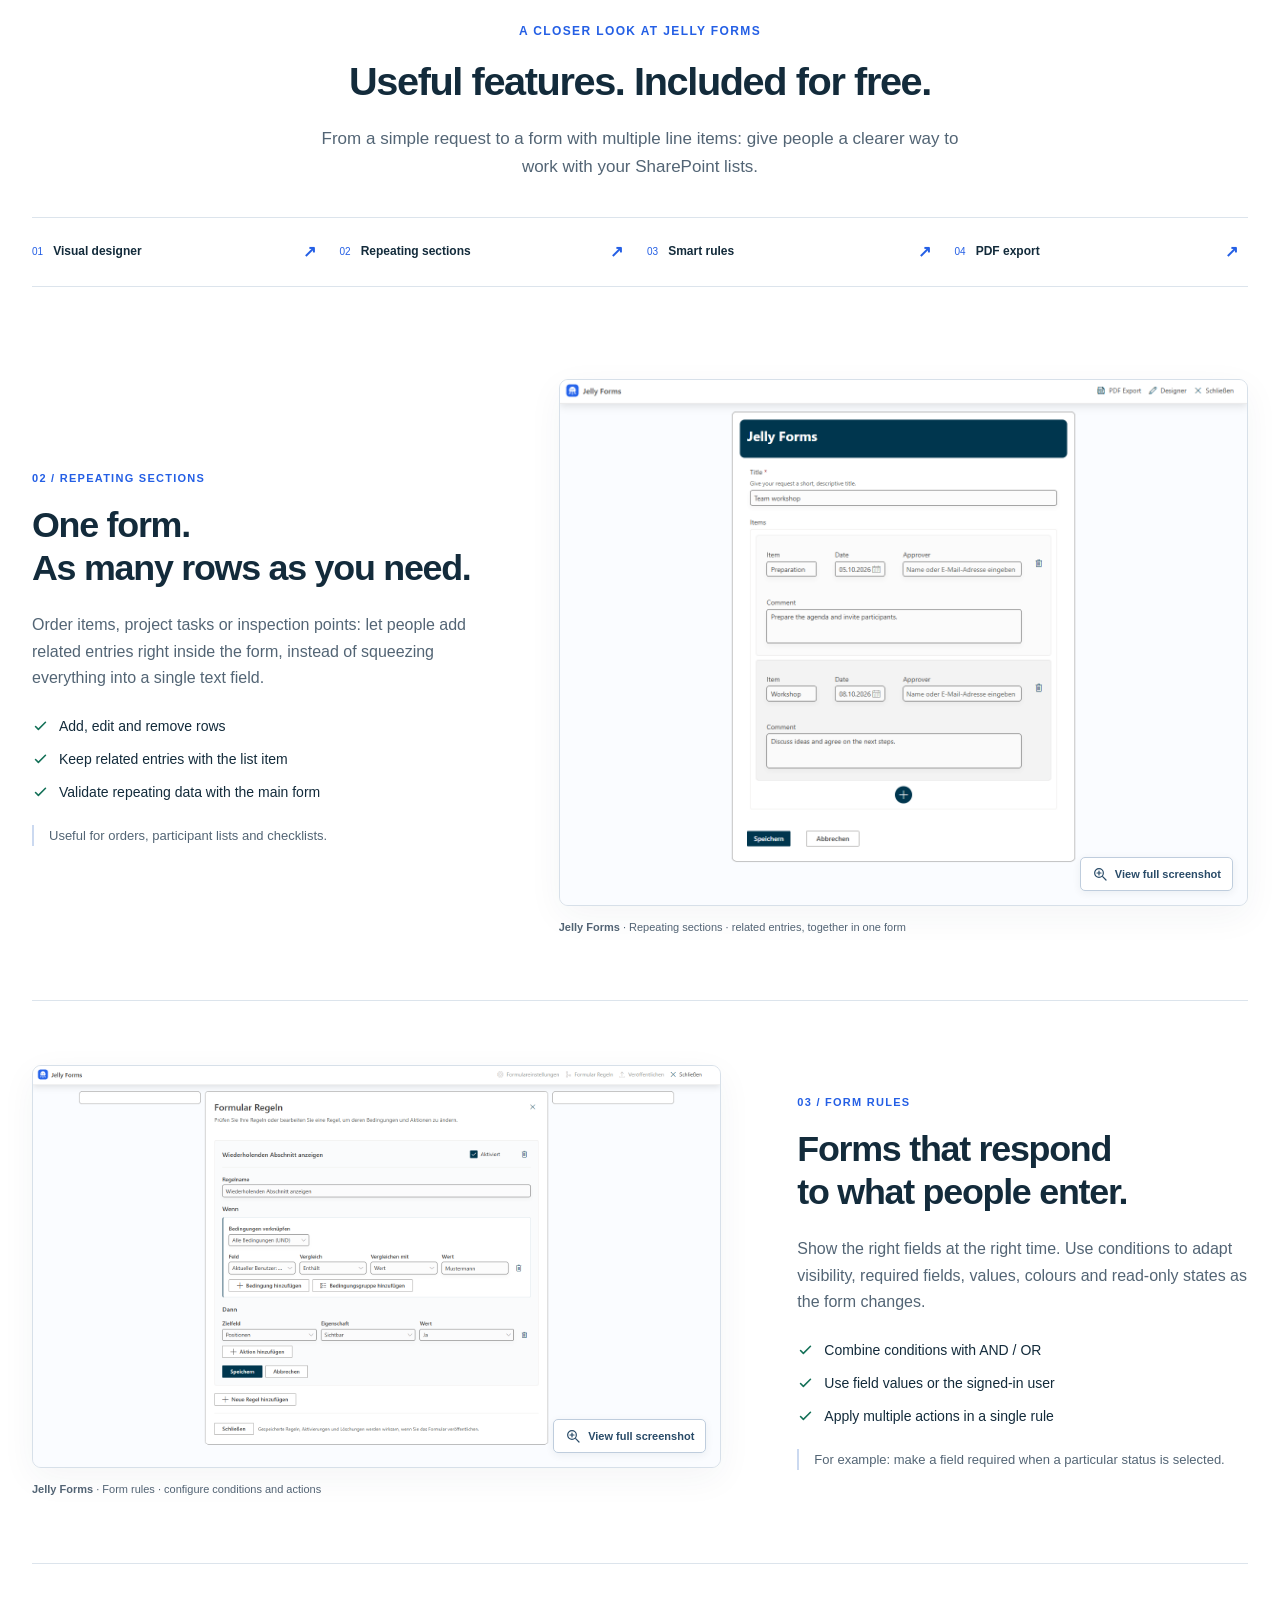
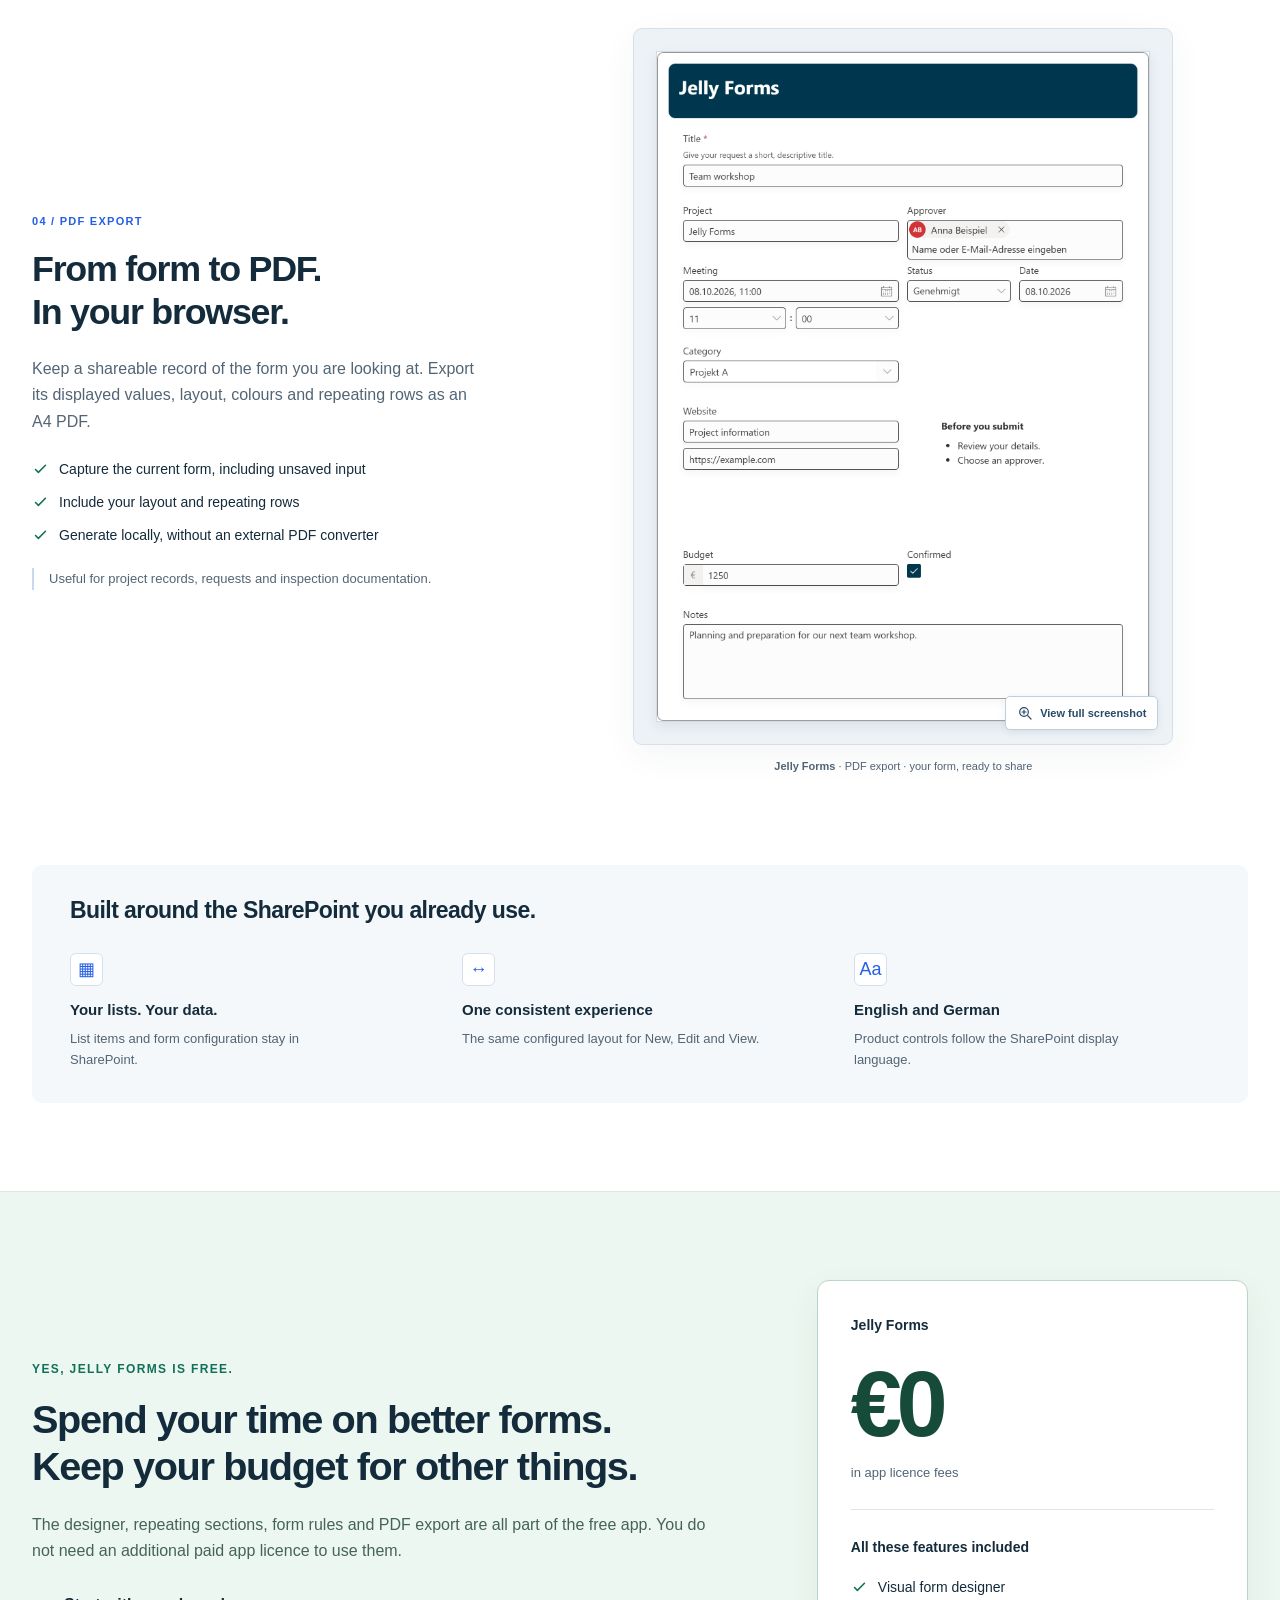
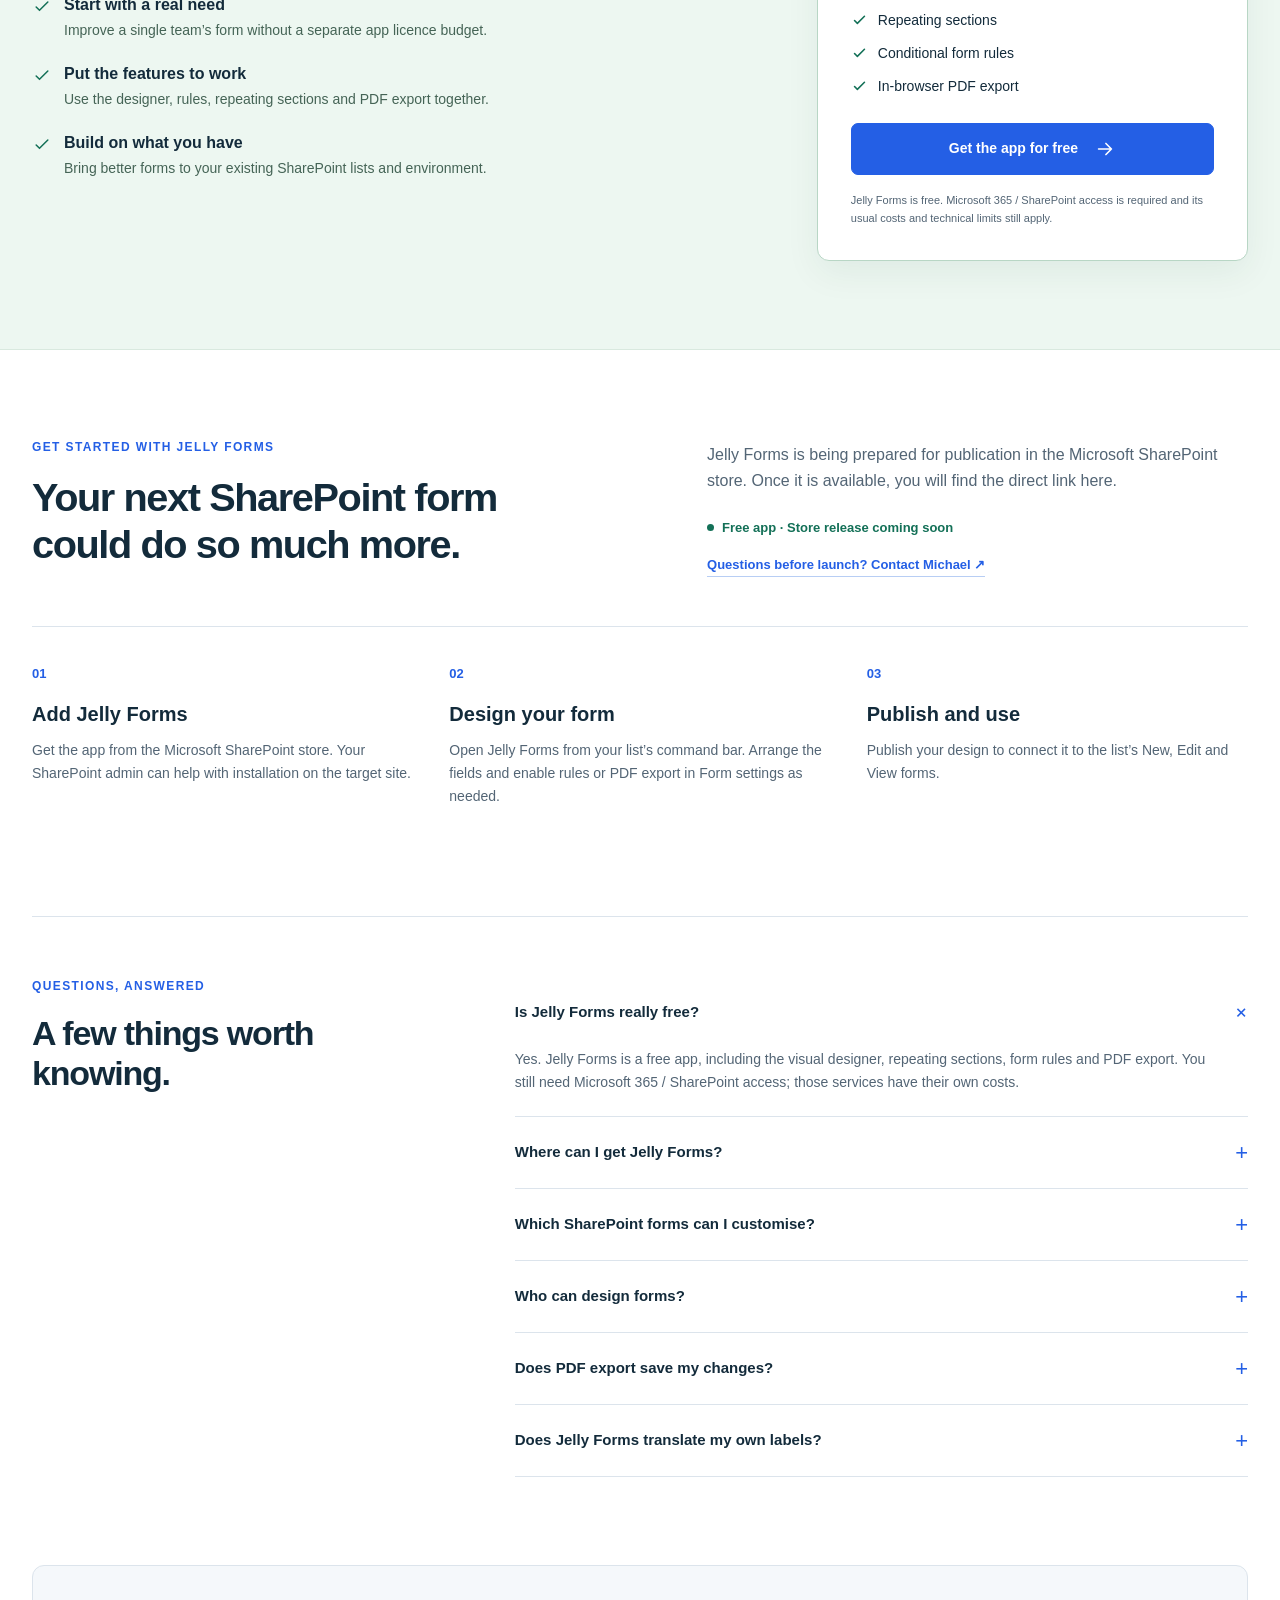
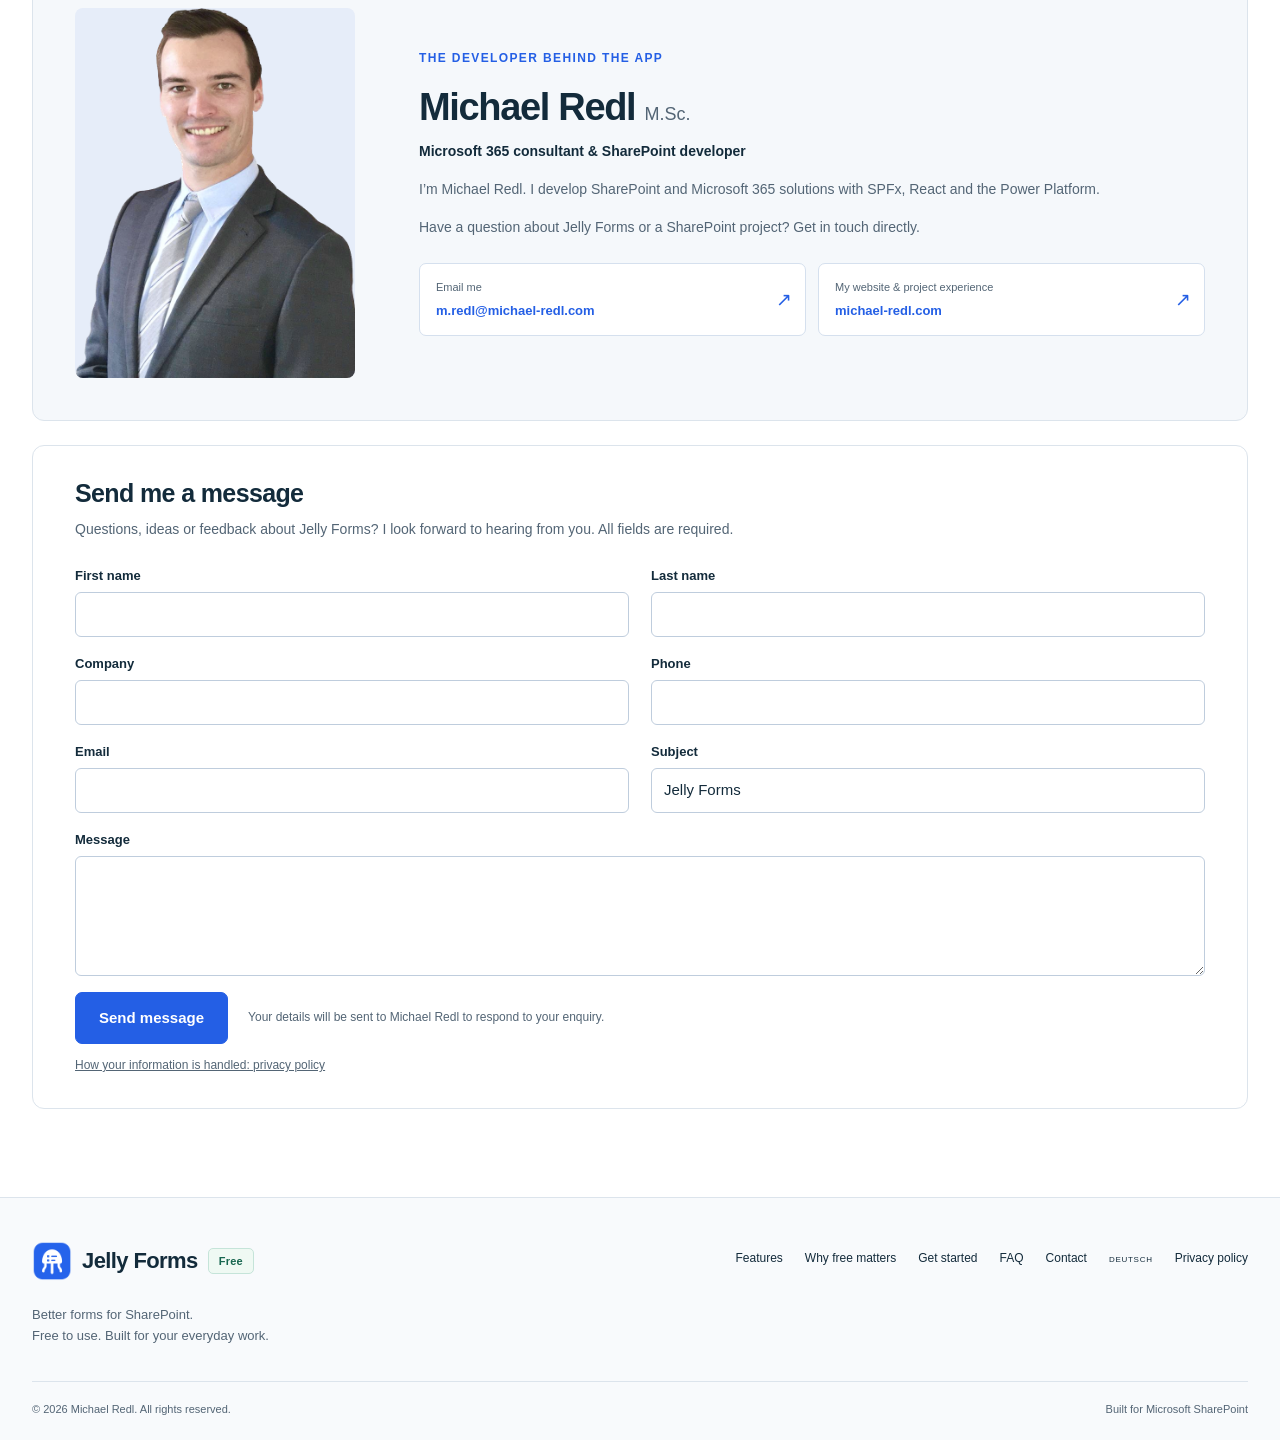
<file: index-eng.html>
<!doctype html>
<html lang="en">
<head>
<meta charset="utf-8">
<meta name="viewport" content="width=device-width, initial-scale=1">
<title>Jelly Forms | Free SharePoint Form Designer</title>
<meta name="description" content="Jelly Forms is a free form designer for SharePoint lists. Discover visual layouts, repeating sections, smart rules and PDF export. Built for your everyday work.">
<meta name="theme-color" content="#f8fafc">
<meta name="robots" content="index, follow">
<link rel="canonical" href="https://leanforms.eu/index-eng.html">
<link rel="alternate" hreflang="de" href="https://leanforms.eu/">
<link rel="alternate" hreflang="en" href="https://leanforms.eu/index-eng.html">
<link rel="alternate" hreflang="x-default" href="https://leanforms.eu/">
<link rel="icon" type="image/svg+xml" href="images/jelly-forms-icon.svg">
<link rel="icon" type="image/png" sizes="384x384" href="images/jelly-forms-icon.png">
<link rel="apple-touch-icon" href="images/jelly-forms-icon.png">
<meta name="author" content="Michael Redl">
<meta property="og:type" content="website">
<meta property="og:site_name" content="Jelly Forms">
<meta property="og:locale" content="en_GB">
<meta property="og:title" content="Jelly Forms | Free SharePoint Form Designer">
<meta property="og:description" content="Jelly Forms is a free form designer for SharePoint lists. Discover visual layouts, repeating sections, smart rules and PDF export. Built for your everyday work.">
<meta property="og:url" content="https://leanforms.eu/index-eng.html">
<meta property="og:image" content="https://leanforms.eu/images/jelly-forms-icon.png">
<meta property="og:image:alt" content="Jelly Forms — jellyfish app icon">
<meta name="twitter:card" content="summary">
<link rel="stylesheet" href="css/styles.css">
<script src="js/site.js" defer></script>
<style>.contact-form-privacy { margin-top: 12px; font-size: 12px; color: var(--muted); } .contact-form-privacy a { text-decoration: underline; }</style>
</head>
<body>
<a class="skip-link" href="#main-content">Skip to content</a>
<header class="site-header">
<div class="container nav-shell">
<a class="brand" href="#top" aria-label="Jelly Forms home"><img src="images/jelly-forms-icon.png" alt="" width="36" height="36"><span class="brand-name">Jelly Forms</span></a>
<span class="free-badge header-badge">Free for SharePoint</span>
<button class="nav-toggle" type="button" aria-expanded="false" aria-controls="main-navigation" aria-label="Open navigation" data-close-label="Close navigation"><span></span><span></span></button>
<nav class="site-nav" id="main-navigation" aria-label="Main navigation">
<a href="#features">Features</a><a href="#free">Why free matters</a><a href="#get-started">Get started</a>
<a href="#contact">Contact</a>
<a class="language-link" href="index.html" lang="de" hreflang="de" aria-label="Zur deutschen Version wechseln">DE</a>
<a class="button button-small" href="#get-started" data-store-link data-live-label="Get it free from Microsoft">Get the app for free</a>
</nav>
</div>
</header>
<main id="main-content">
<section class="hero" id="top" aria-labelledby="hero-title">
<div class="container">
<div class="hero-copy">
<p class="eyebrow"><span class="status-dot"></span>Meet your new SharePoint form designer</p>
<h1 id="hero-title">Better SharePoint forms.<br><span>Completely free.</span></h1>
<p class="lead">Give your lists the forms they deserve. With <strong>Jelly Forms</strong>, you can design visually, add repeating rows, create smart rules and export to PDF. All in one free app.</p>
<div class="hero-actions"><a class="button" href="#get-started" data-store-link data-live-label="Get it free from Microsoft">Get the app for free<svg viewBox="0 0 24 24" aria-hidden="true"><path d="M5 12h14m-6-6 6 6-6 6"/></svg></a><a class="button button-secondary" href="#features">Explore the features<span aria-hidden="true">↓</span></a></div>
<p class="launch-note" data-store-pending>Coming soon to the Microsoft SharePoint store.</p><p class="launch-note" data-store-live hidden>Available free in the Microsoft SharePoint store.</p>
<ul class="hero-proof"><li><svg viewBox="0 0 24 24" aria-hidden="true"><path d="m5 12 4 4L19 6"/></svg>No app licence fees</li><li><svg viewBox="0 0 24 24" aria-hidden="true"><path d="m5 12 4 4L19 6"/></svg>Visual form designer</li><li><svg viewBox="0 0 24 24" aria-hidden="true"><path d="m5 12 4 4L19 6"/></svg>English &amp; German</li></ul>
</div>
<div class="designer-showcase" id="product">
<div class="showcase-heading"><div><strong>The visual form designer.</strong><span>Your SharePoint fields. Your own layout.</span></div><span class="capture-badge">Jelly Forms</span></div>
<figure class="product-shot designer-shot">
<a class="screenshot-link" aria-describedby="screenshot-note" href="images/designer.png?v=jelly-blue-20260923" data-caption="Jelly Forms · The Jelly Forms visual form designer" aria-label="View full screenshot: The Jelly Forms visual form designer">
<img src="images/designer.png?v=jelly-blue-20260923" alt="Jelly Forms visual designer: available elements on the left, a four-column form in the centre and field properties on the right." width="1800" height="1050" fetchpriority="high">
<span class="zoom-label"><svg viewBox="0 0 24 24" aria-hidden="true"><circle cx="10.5" cy="10.5" r="6.5"/><path d="m16 16 5 5M7.5 10.5h6m-3-3v6"/></svg>View full screenshot</span></a><figcaption><span class="capture-version">Jelly Forms</span> · The Jelly Forms visual form designer</figcaption></figure>
<div class="design-notes"><div><span class="note-number">01</span><div><h2>Add your fields</h2><p>Use the columns already in your SharePoint list.</p></div></div><div><span class="note-number">02</span><div><h2>Make it yours</h2><p>Arrange fields, resize them and add your own content.</p></div></div><div><span class="note-number">03</span><div><h2>Publish your form</h2><p>Use one design for New, Edit and View.</p></div></div></div>
</div>
<p class="language-note" id="screenshot-note">Screenshots show the current Jelly Forms app with demo data and German controls. Jelly Forms supports both English and German.</p>
</div>
</section>
<section class="section features-section" id="features" aria-labelledby="features-title">
<div class="container">
<div class="section-heading"><p class="eyebrow">A closer look at Jelly Forms</p><h2 id="features-title">Useful features. Included for free.</h2><p>From a simple request to a form with multiple line items: give people a clearer way to work with your SharePoint lists.</p></div>
<nav class="feature-jumps" aria-label="Features"><a href="#product"><span aria-hidden="true">01</span>Visual designer<span aria-hidden="true">↗</span></a><a href="#repeating"><span aria-hidden="true">02</span>Repeating sections<span aria-hidden="true">↗</span></a><a href="#rules"><span aria-hidden="true">03</span>Smart rules<span aria-hidden="true">↗</span></a><a href="#pdf"><span aria-hidden="true">04</span>PDF export<span aria-hidden="true">↗</span></a></nav>
<article class="feature-row " id="repeating" aria-labelledby="repeating-title">
<div class="feature-copy"><p class="eyebrow">02 / Repeating sections</p><h3 id="repeating-title">One form.<br>As many rows as you need.</h3><p>Order items, project tasks or inspection points: let people add related entries right inside the form, instead of squeezing everything into a single text field.</p><ul class="check-list"><li><svg viewBox="0 0 24 24" aria-hidden="true"><path d="m5 12 4 4L19 6"/></svg>Add, edit and remove rows</li><li><svg viewBox="0 0 24 24" aria-hidden="true"><path d="m5 12 4 4L19 6"/></svg>Keep related entries with the list item</li><li><svg viewBox="0 0 24 24" aria-hidden="true"><path d="m5 12 4 4L19 6"/></svg>Validate repeating data with the main form</li></ul><p class="example-note">Useful for orders, participant lists and checklists.</p></div>
<figure class="product-shot repeating-shot">
<a class="screenshot-link" aria-describedby="screenshot-note" href="images/repeating-sections-en.png?v=jelly-blue-20260923" data-caption="Jelly Forms · Repeating sections · related entries, together in one form" aria-label="View full screenshot: Repeating sections · related entries, together in one form">
<img src="images/repeating-sections-en.png?v=jelly-blue-20260923" alt="Jelly Forms repeating section with two editable rows containing an item, date, approver and comment." width="1440" height="1100" loading="lazy" decoding="async">
<span class="zoom-label"><svg viewBox="0 0 24 24" aria-hidden="true"><circle cx="10.5" cy="10.5" r="6.5"/><path d="m16 16 5 5M7.5 10.5h6m-3-3v6"/></svg>View full screenshot</span></a><figcaption><span class="capture-version">Jelly Forms</span> · Repeating sections · related entries, together in one form</figcaption></figure></article>
<article class="feature-row feature-reverse" id="rules" aria-labelledby="rules-title">
<div class="feature-copy"><p class="eyebrow">03 / Form rules</p><h3 id="rules-title">Forms that respond<br>to what people enter.</h3><p>Show the right fields at the right time. Use conditions to adapt visibility, required fields, values, colours and read-only states as the form changes.</p><ul class="check-list"><li><svg viewBox="0 0 24 24" aria-hidden="true"><path d="m5 12 4 4L19 6"/></svg>Combine conditions with AND / OR</li><li><svg viewBox="0 0 24 24" aria-hidden="true"><path d="m5 12 4 4L19 6"/></svg>Use field values or the signed-in user</li><li><svg viewBox="0 0 24 24" aria-hidden="true"><path d="m5 12 4 4L19 6"/></svg>Apply multiple actions in a single rule</li></ul><p class="example-note">For example: make a field required when a particular status is selected.</p></div>
<figure class="product-shot rules-shot">
<a class="screenshot-link" aria-describedby="screenshot-note" href="images/rules.png?v=jelly-blue-20260923" data-caption="Jelly Forms · Form rules · configure conditions and actions" aria-label="View full screenshot: Form rules · configure conditions and actions">
<img src="images/rules.png?v=jelly-blue-20260923" alt="Jelly Forms rule editor with a condition on the current user and an action that makes a repeating section visible." width="1800" height="1050" loading="lazy" decoding="async">
<span class="zoom-label"><svg viewBox="0 0 24 24" aria-hidden="true"><circle cx="10.5" cy="10.5" r="6.5"/><path d="m16 16 5 5M7.5 10.5h6m-3-3v6"/></svg>View full screenshot</span></a><figcaption><span class="capture-version">Jelly Forms</span> · Form rules · configure conditions and actions</figcaption></figure></article>
<article class="feature-row " id="pdf" aria-labelledby="pdf-title">
<div class="feature-copy"><p class="eyebrow">04 / PDF export</p><h3 id="pdf-title">From form to PDF.<br>In your browser.</h3><p>Keep a shareable record of the form you are looking at. Export its displayed values, layout, colours and repeating rows as an A4 PDF.</p><ul class="check-list"><li><svg viewBox="0 0 24 24" aria-hidden="true"><path d="m5 12 4 4L19 6"/></svg>Capture the current form, including unsaved input</li><li><svg viewBox="0 0 24 24" aria-hidden="true"><path d="m5 12 4 4L19 6"/></svg>Include your layout and repeating rows</li><li><svg viewBox="0 0 24 24" aria-hidden="true"><path d="m5 12 4 4L19 6"/></svg>Generate locally, without an external PDF converter</li></ul><p class="example-note">Useful for project records, requests and inspection documentation.</p></div>
<figure class="product-shot pdf-shot">
<a class="screenshot-link" aria-describedby="screenshot-note" href="images/pdf-export-en.png?v=jelly-blue-20260923" data-caption="Jelly Forms · PDF export · your form, ready to share" aria-label="View full screenshot: PDF export · your form, ready to share">
<img src="images/pdf-export-en.png?v=jelly-blue-20260923" alt="PDF output from Jelly Forms, preserving the form heading, field layout and values." width="1440" height="1960" loading="lazy" decoding="async">
<span class="zoom-label"><svg viewBox="0 0 24 24" aria-hidden="true"><circle cx="10.5" cy="10.5" r="6.5"/><path d="m16 16 5 5M7.5 10.5h6m-3-3v6"/></svg>View full screenshot</span></a><figcaption><span class="capture-version">Jelly Forms</span> · PDF export · your form, ready to share</figcaption></figure></article>
<div class="sharepoint-fit"><h3>Built around the SharePoint you already use.</h3><div class="fit-grid"><div><span class="fit-symbol" aria-hidden="true">▦</span><h4>Your lists. Your data.</h4><p>List items and form configuration stay in SharePoint.</p></div><div><span class="fit-symbol" aria-hidden="true">↔</span><h4>One consistent experience</h4><p>The same configured layout for New, Edit and View.</p></div><div><span class="fit-symbol" aria-hidden="true">Aa</span><h4>English and German</h4><p>Product controls follow the SharePoint display language.</p></div></div></div>
</div>
</section>
<section class="section free-section" id="free" aria-labelledby="free-title">
<div class="container free-layout">
<div class="free-copy"><p class="eyebrow">Yes, Jelly Forms is free.</p><h2 id="free-title">Spend your time on better forms.<br>Keep your budget for other things.</h2><p class="free-lead">The designer, repeating sections, form rules and PDF export are all part of the free app. You do not need an additional paid app licence to use them.</p>
<div class="free-reasons"><div><svg viewBox="0 0 24 24" aria-hidden="true"><path d="m5 12 4 4L19 6"/></svg><div><h3>Start with a real need</h3><p>Improve a single team’s form without a separate app licence budget.</p></div></div><div><svg viewBox="0 0 24 24" aria-hidden="true"><path d="m5 12 4 4L19 6"/></svg><div><h3>Put the features to work</h3><p>Use the designer, rules, repeating sections and PDF export together.</p></div></div><div><svg viewBox="0 0 24 24" aria-hidden="true"><path d="m5 12 4 4L19 6"/></svg><div><h3>Build on what you have</h3><p>Bring better forms to your existing SharePoint lists and environment.</p></div></div></div>
</div>
<div class="price-card"><p class="price-label">Jelly Forms</p><p class="price">€0<span>in app licence fees</span></p><div class="price-divider"></div><p class="price-included">All these features included</p><ul class="check-list"><li><svg viewBox="0 0 24 24" aria-hidden="true"><path d="m5 12 4 4L19 6"/></svg>Visual form designer</li><li><svg viewBox="0 0 24 24" aria-hidden="true"><path d="m5 12 4 4L19 6"/></svg>Repeating sections</li><li><svg viewBox="0 0 24 24" aria-hidden="true"><path d="m5 12 4 4L19 6"/></svg>Conditional form rules</li><li><svg viewBox="0 0 24 24" aria-hidden="true"><path d="m5 12 4 4L19 6"/></svg>In-browser PDF export</li></ul><a class="button" href="#get-started" data-store-link data-live-label="Get it free from Microsoft">Get the app for free<svg viewBox="0 0 24 24" aria-hidden="true"><path d="M5 12h14m-6-6 6 6-6 6"/></svg></a><p class="price-note">Jelly Forms is free. Microsoft 365 / SharePoint access is required and its usual costs and technical limits still apply.</p></div>
</div>
</section>
<section class="section start-section" id="get-started" aria-labelledby="start-title">
<div class="container">
<div class="start-intro"><div><p class="eyebrow">Get started with Jelly Forms</p><h2 id="start-title">Your next SharePoint form<br>could do so much more.</h2></div>
<div class="start-copy"><p data-store-pending>Jelly Forms is being prepared for publication in the Microsoft SharePoint store. Once it is available, you will find the direct link here.</p><p data-store-live hidden>Get the app for free from the Microsoft SharePoint store and add it to your SharePoint environment.</p><p class="store-status" data-store-pending><span class="status-dot"></span>Free app · Store release coming soon</p><a class="button" href="#get-started" data-store-live data-store-link data-live-label="Get it free from Microsoft" hidden>Get it free from Microsoft</a><a class="text-link" href="#contact" data-store-pending>Questions before launch? Contact Michael ↗</a><a class="text-link" href="#contact" data-store-live hidden>Questions about the app? Contact Michael ↗</a></div></div>
<ol class="steps"><li><span class="step-number">01</span><h3>Add Jelly Forms</h3><p>Get the app from the Microsoft SharePoint store. Your SharePoint admin can help with installation on the target site.</p></li><li><span class="step-number">02</span><h3>Design your form</h3><p>Open Jelly Forms from your list’s command bar. Arrange the fields and enable rules or PDF export in Form settings as needed.</p></li><li><span class="step-number">03</span><h3>Publish and use</h3><p>Publish your design to connect it to the list’s New, Edit and View forms.</p></li></ol>
</div>
</section>
<section class="section faq-section" id="faq" aria-labelledby="faq-title"><div class="container faq-layout">
<div><p class="eyebrow">Questions, answered</p><h2 id="faq-title">A few things worth knowing.</h2></div>
<div class="faq-list"><details open><summary>Is Jelly Forms really free?<span aria-hidden="true">+</span></summary><div class="faq-answer"><p>Yes. Jelly Forms is a free app, including the visual designer, repeating sections, form rules and PDF export. You still need Microsoft 365 / SharePoint access; those services have their own costs.</p></div></details><details><summary>Where can I get Jelly Forms?<span aria-hidden="true">+</span></summary><div class="faq-answer"><p data-store-pending>The Microsoft SharePoint store release is being prepared. The app is not listed yet. A direct link will be added here when it is published.</p><p data-store-live hidden>Jelly Forms is available free in the Microsoft SharePoint store. Use the link in the getting-started section to open the listing.</p></div></details><details><summary>Which SharePoint forms can I customise?<span aria-hidden="true">+</span></summary><div class="faq-answer"><p>Jelly Forms customises the New, Edit and View forms of modern generic SharePoint lists. Document libraries are not part of its intended scope.</p></div></details><details><summary>Who can design forms?<span aria-hidden="true">+</span></summary><div class="faq-answer"><p>The designer requires the Manage Lists permission on the target list. Publishing also requires permission to write the form configuration. Normal form use follows each user’s SharePoint permissions.</p></div></details><details><summary>Does PDF export save my changes?<span aria-hidden="true">+</span></summary><div class="faq-answer"><p>No. The export captures the values currently displayed, including unsaved input. Save the form separately to update the SharePoint list item.</p></div></details><details><summary>Does Jelly Forms translate my own labels?<span aria-hidden="true">+</span></summary><div class="faq-answer"><p>The product controls are available in English and German. Your custom field labels, choices and authored content remain under your control and are not translated automatically.</p></div></details></div>
</div></section>

<section class="section contact-section" id="contact" aria-labelledby="contact-title">
<div class="container">
<div class="contact-card">
<div class="contact-portrait"><img src="images/michael-redl.png" alt="Michael Redl, Microsoft 365 consultant and SharePoint developer" width="647" height="854" loading="lazy" decoding="async"></div>
<div class="contact-copy">
<p class="eyebrow">The developer behind the app</p>
<h2 id="contact-title">Michael Redl <span>M.Sc.</span></h2>
<p class="contact-role">Microsoft 365 consultant &amp; SharePoint developer</p>
<p>I’m Michael Redl. I develop SharePoint and Microsoft 365 solutions with SPFx, React and the Power Platform.</p>
<p>Have a question about Jelly Forms or a SharePoint project? Get in touch directly.</p>
<address class="contact-details">
<a class="contact-detail" href="mailto:m.redl@michael-redl.com?subject=Jelly%20Forms"><span>Email me</span><strong>m.redl@michael-redl.com</strong><span class="contact-arrow" aria-hidden="true">↗</span></a>
<a class="contact-detail" href="https://michael-redl.com/"><span>My website &amp; project experience</span><strong>michael-redl.com</strong><span class="contact-arrow" aria-hidden="true">↗</span></a>
</address>
</div>
</div>

<div class="contact-form-card" data-contact-panel hidden>
<h3 id="contact-form-title">Send me a message</h3>
<p class="contact-form-intro">Questions, ideas or feedback about Jelly Forms? I look forward to hearing from you. All fields are required.</p>
<form id="contact-form" aria-labelledby="contact-form-title">
<fieldset class="contact-form-fields"><legend class="contact-form-legend">Your contact details and message</legend>
<div class="contact-form-field"><label for="contact-vorname">First name</label><input id="contact-vorname" name="vorname" type="text" autocomplete="given-name" required></div>
<div class="contact-form-field"><label for="contact-nachname">Last name</label><input id="contact-nachname" name="nachname" type="text" autocomplete="family-name" required></div>
<div class="contact-form-field"><label for="contact-firma">Company</label><input id="contact-firma" name="firma" type="text" autocomplete="organization" required></div>
<div class="contact-form-field"><label for="contact-phone">Phone</label><input id="contact-phone" name="phone" type="tel" autocomplete="tel" required pattern="^\+?\d+(\s\d+)*$" title="For example: +49 123 456789"></div>
<div class="contact-form-field"><label for="contact-email">Email</label><input id="contact-email" name="email" type="email" autocomplete="email" required></div>
<div class="contact-form-field"><label for="contact-subject">Subject</label><input id="contact-subject" name="subject" type="text" autocomplete="off" required value="Jelly Forms"></div>
<div class="contact-form-field contact-form-message"><label for="contact-description">Message</label><textarea id="contact-description" name="description" rows="4" required></textarea></div>
<div class="contact-form-actions"><button class="button" type="submit">Send message</button><span>Your details will be sent to Michael Redl to respond to your enquiry.</span></div>
</fieldset>
<p class="contact-form-privacy"><a href="privacy.html" lang="en">How your information is handled: privacy policy</a></p>
<p class="contact-form-status" id="contact-form-status" role="status" aria-live="polite" aria-atomic="true"></p>
</form>
</div>
<noscript><p class="contact-form-fallback">To get in touch, email <a href="mailto:m.redl@michael-redl.com">m.redl@michael-redl.com</a>.</p></noscript>
</div>
</section>
</main>
<footer class="site-footer"><div class="container"><div class="footer-top"><div><a class="brand" href="#top"><img src="images/jelly-forms-icon.png" alt="" width="34" height="34"><span class="brand-name">Jelly Forms</span><span class="free-badge">Free</span></a><p>Better forms for SharePoint.<br>Free to use. Built for your everyday work.</p></div><nav aria-label="Footer navigation"><a href="#features">Features</a><a href="#free">Why free matters</a><a href="#get-started">Get started</a><a href="#faq">FAQ</a><a href="#contact">Contact</a><a class="language-link" href="index.html" lang="de" hreflang="de">Deutsch</a><a href="privacy.html" lang="en">Privacy policy</a></nav></div><div class="footer-bottom"><span>© <span data-current-year>2026</span> Michael Redl. All rights reserved.</span><span>Built for Microsoft SharePoint</span></div></div></footer>
<dialog class="lightbox" id="screenshot-dialog" aria-label="Enlarged Jelly Forms screenshot"><div class="lightbox-toolbar"><p class="lightbox-caption"></p><button class="lightbox-close" type="button" aria-label="Close screenshot"><span aria-hidden="true">×</span></button></div><div class="lightbox-content"><img class="lightbox-image" alt=""></div></dialog>
</body>
</html>
</file>
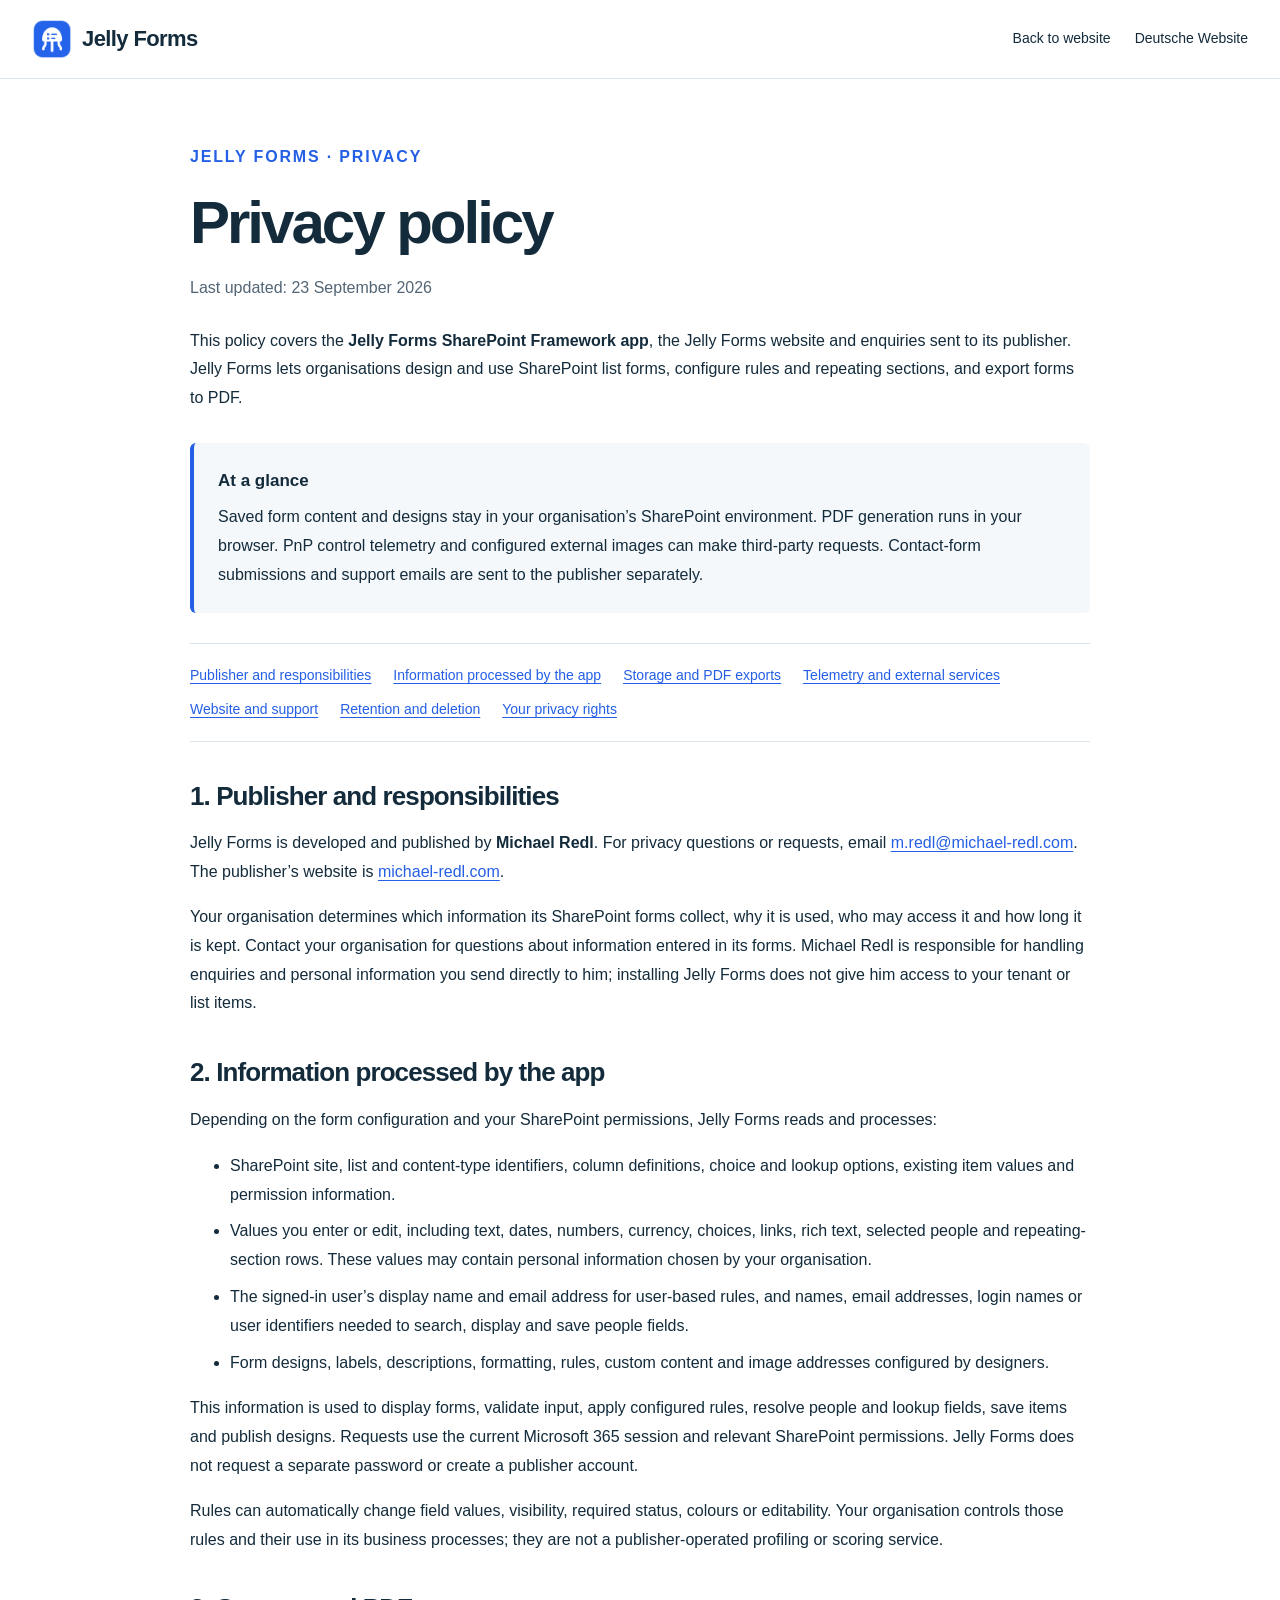
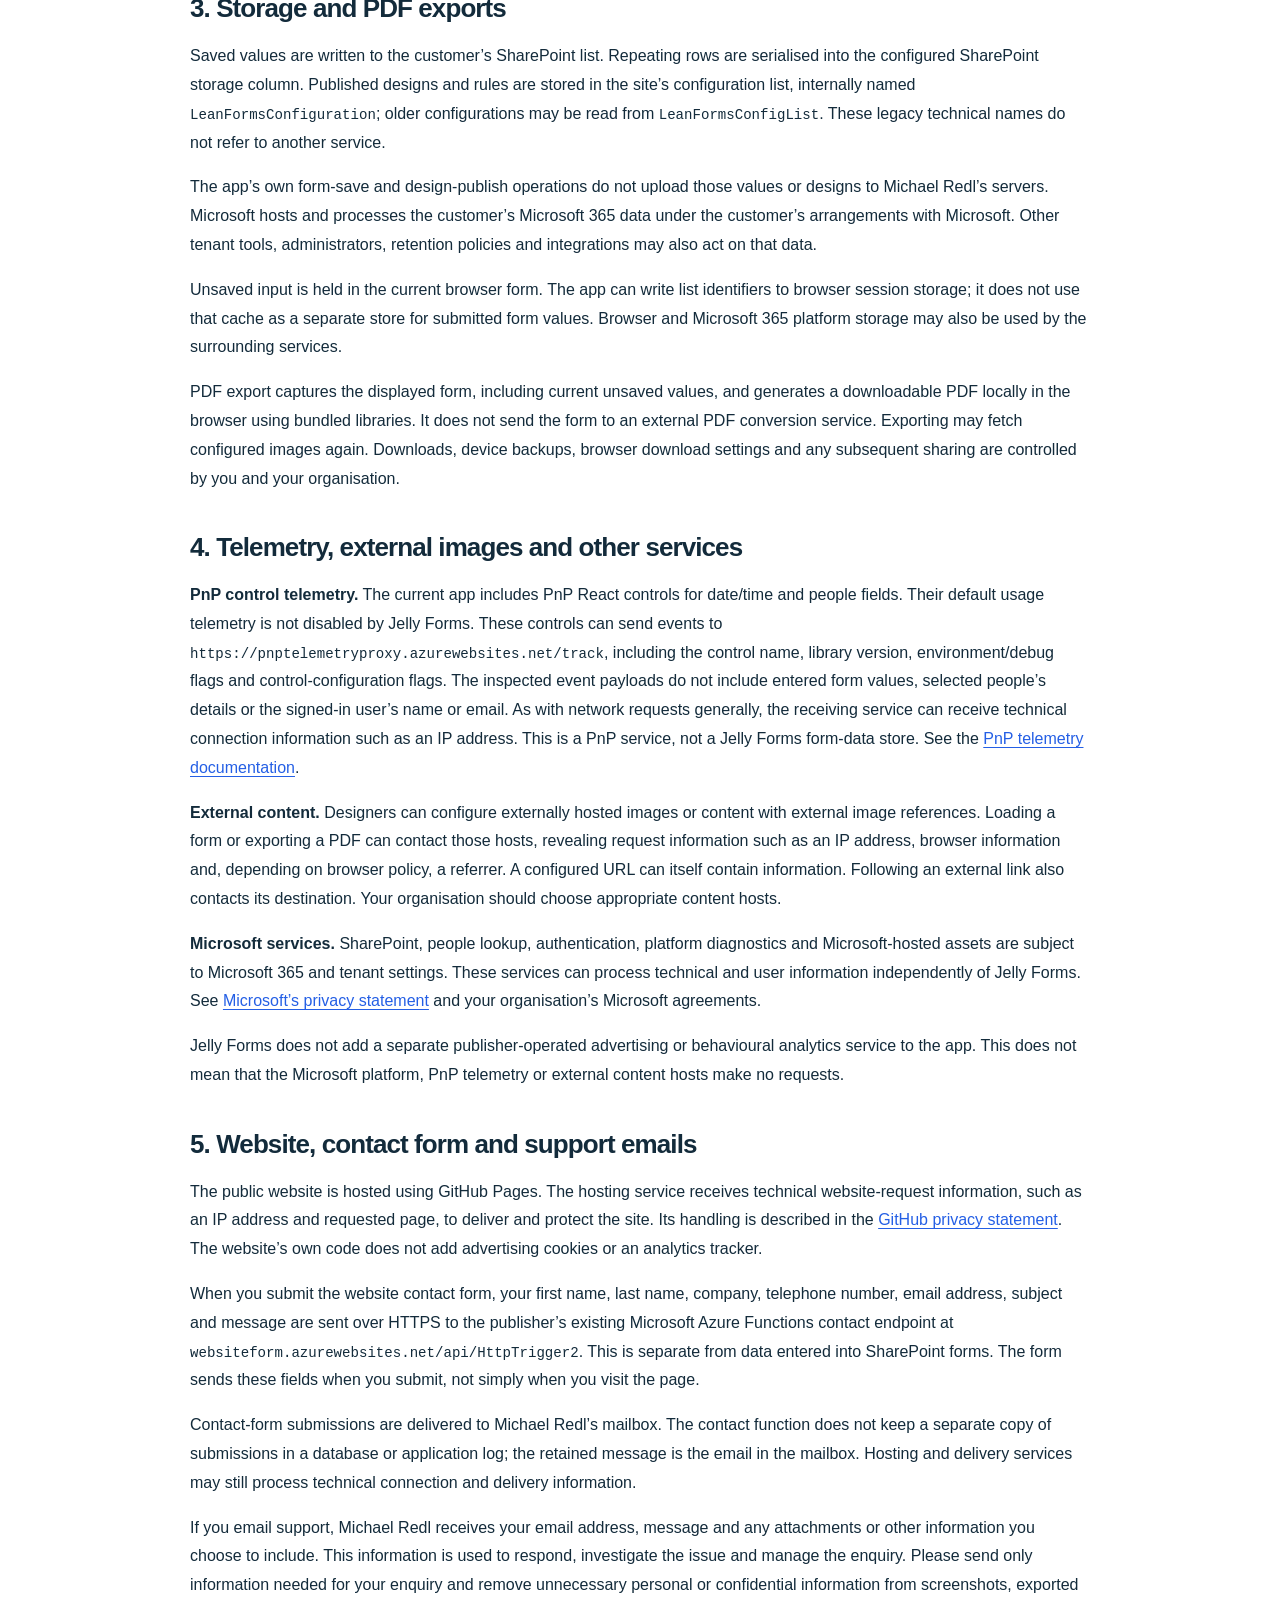
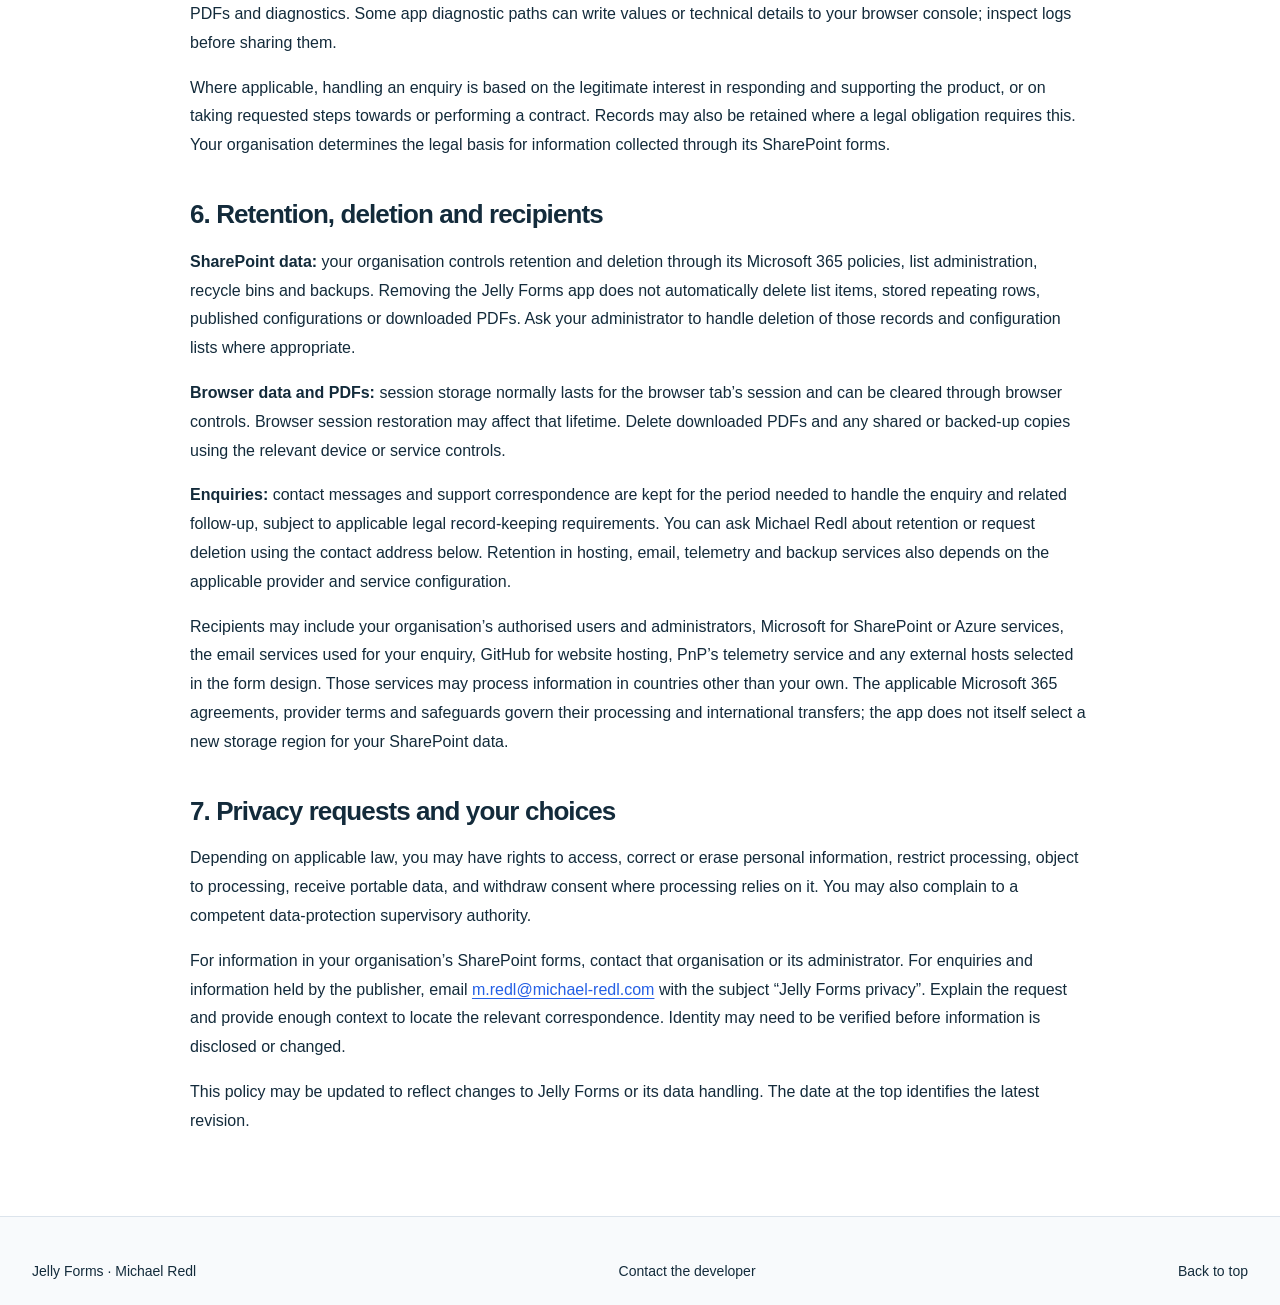
<file: privacy.html>
<!doctype html>
<html lang="en">
<head>
<meta charset="utf-8">
<meta name="viewport" content="width=device-width, initial-scale=1">
<title>Jelly Forms Privacy Policy | Michael Redl</title>
<meta name="description" content="How Jelly Forms processes SharePoint form data, user information, PDF exports, third-party requests and support enquiries.">
<meta name="author" content="Michael Redl">
<link rel="canonical" href="https://jellyforms.com/privacy.html">
<link rel="icon" type="image/svg+xml" href="images/jelly-forms-icon.svg">
<link rel="stylesheet" href="css/styles.css">
<link rel="stylesheet" href="css/privacy.css">
</head>
<body>
<a class="skip-link" href="#main-content">Skip to privacy policy</a>
<header class="site-header"><div class="container privacy-nav"><a class="brand" href="index-eng.html"><img src="images/jelly-forms-icon.png" alt="" width="40" height="40"><span>Jelly Forms</span></a><nav aria-label="Main navigation"><a href="index-eng.html">Back to website</a><a href="index.html" lang="de">Deutsche Website</a></nav></div></header>
<main id="main-content" class="container privacy-main">
<article>
<p class="eyebrow">Jelly Forms · Privacy</p>
<h1>Privacy policy</h1>
<p class="privacy-date">Last updated: <time datetime="2026-09-23">23 September 2026</time></p>
<p class="privacy-lead">This policy covers the <strong>Jelly Forms SharePoint Framework app</strong>, the Jelly Forms website and enquiries sent to its publisher. Jelly Forms lets organisations design and use SharePoint list forms, configure rules and repeating sections, and export forms to PDF.</p>
<aside class="privacy-summary" aria-label="At a glance"><strong>At a glance</strong><p>Saved form content and designs stay in your organisation’s SharePoint environment. PDF generation runs in your browser. PnP control telemetry and configured external images can make third-party requests. Contact-form submissions and support emails are sent to the publisher separately.</p></aside>
<nav class="privacy-contents" aria-label="Policy contents"><a href="#publisher">Publisher and responsibilities</a><a href="#app-data">Information processed by the app</a><a href="#storage">Storage and PDF exports</a><a href="#third-parties">Telemetry and external services</a><a href="#website-support">Website and support</a><a href="#retention">Retention and deletion</a><a href="#rights">Your privacy rights</a></nav>

<section id="publisher"><h2>1. Publisher and responsibilities</h2>
<p>Jelly Forms is developed and published by <strong>Michael Redl</strong>. For privacy questions or requests, email <a href="mailto:m.redl@michael-redl.com?subject=Jelly%20Forms%20privacy">m.redl@michael-redl.com</a>. The publisher’s website is <a href="https://michael-redl.com/">michael-redl.com</a>.</p>
<p>Your organisation determines which information its SharePoint forms collect, why it is used, who may access it and how long it is kept. Contact your organisation for questions about information entered in its forms. Michael Redl is responsible for handling enquiries and personal information you send directly to him; installing Jelly Forms does not give him access to your tenant or list items.</p></section>

<section id="app-data"><h2>2. Information processed by the app</h2>
<p>Depending on the form configuration and your SharePoint permissions, Jelly Forms reads and processes:</p>
<ul><li>SharePoint site, list and content-type identifiers, column definitions, choice and lookup options, existing item values and permission information.</li><li>Values you enter or edit, including text, dates, numbers, currency, choices, links, rich text, selected people and repeating-section rows. These values may contain personal information chosen by your organisation.</li><li>The signed-in user’s display name and email address for user-based rules, and names, email addresses, login names or user identifiers needed to search, display and save people fields.</li><li>Form designs, labels, descriptions, formatting, rules, custom content and image addresses configured by designers.</li></ul>
<p>This information is used to display forms, validate input, apply configured rules, resolve people and lookup fields, save items and publish designs. Requests use the current Microsoft 365 session and relevant SharePoint permissions. Jelly Forms does not request a separate password or create a publisher account.</p>
<p>Rules can automatically change field values, visibility, required status, colours or editability. Your organisation controls those rules and their use in its business processes; they are not a publisher-operated profiling or scoring service.</p></section>

<section id="storage"><h2>3. Storage and PDF exports</h2>
<p>Saved values are written to the customer’s SharePoint list. Repeating rows are serialised into the configured SharePoint storage column. Published designs and rules are stored in the site’s configuration list, internally named <code>LeanFormsConfiguration</code>; older configurations may be read from <code>LeanFormsConfigList</code>. These legacy technical names do not refer to another service.</p>
<p>The app’s own form-save and design-publish operations do not upload those values or designs to Michael Redl’s servers. Microsoft hosts and processes the customer’s Microsoft 365 data under the customer’s arrangements with Microsoft. Other tenant tools, administrators, retention policies and integrations may also act on that data.</p>
<p>Unsaved input is held in the current browser form. The app can write list identifiers to browser session storage; it does not use that cache as a separate store for submitted form values. Browser and Microsoft 365 platform storage may also be used by the surrounding services.</p>
<p>PDF export captures the displayed form, including current unsaved values, and generates a downloadable PDF locally in the browser using bundled libraries. It does not send the form to an external PDF conversion service. Exporting may fetch configured images again. Downloads, device backups, browser download settings and any subsequent sharing are controlled by you and your organisation.</p></section>

<section id="third-parties"><h2>4. Telemetry, external images and other services</h2>
<p><strong>PnP control telemetry.</strong> The current app includes PnP React controls for date/time and people fields. Their default usage telemetry is not disabled by Jelly Forms. These controls can send events to <code>https://pnptelemetryproxy.azurewebsites.net/track</code>, including the control name, library version, environment/debug flags and control-configuration flags. The inspected event payloads do not include entered form values, selected people’s details or the signed-in user’s name or email. As with network requests generally, the receiving service can receive technical connection information such as an IP address. This is a PnP service, not a Jelly Forms form-data store. See the <a href="https://pnp.github.io/sp-dev-fx-controls-react/#telemetry">PnP telemetry documentation</a>.</p>
<p><strong>External content.</strong> Designers can configure externally hosted images or content with external image references. Loading a form or exporting a PDF can contact those hosts, revealing request information such as an IP address, browser information and, depending on browser policy, a referrer. A configured URL can itself contain information. Following an external link also contacts its destination. Your organisation should choose appropriate content hosts.</p>
<p><strong>Microsoft services.</strong> SharePoint, people lookup, authentication, platform diagnostics and Microsoft-hosted assets are subject to Microsoft 365 and tenant settings. These services can process technical and user information independently of Jelly Forms. See <a href="https://privacy.microsoft.com/privacystatement">Microsoft’s privacy statement</a> and your organisation’s Microsoft agreements.</p>
<p>Jelly Forms does not add a separate publisher-operated advertising or behavioural analytics service to the app. This does not mean that the Microsoft platform, PnP telemetry or external content hosts make no requests.</p></section>

<section id="website-support"><h2>5. Website, contact form and support emails</h2>
<p>The public website is hosted using GitHub Pages. The hosting service receives technical website-request information, such as an IP address and requested page, to deliver and protect the site. Its handling is described in the <a href="https://docs.github.com/en/site-policy/privacy-policies/github-general-privacy-statement">GitHub privacy statement</a>. The website’s own code does not add advertising cookies or an analytics tracker.</p>
<p>When you submit the website contact form, your first name, last name, company, telephone number, email address, subject and message are sent over HTTPS to the publisher’s existing Microsoft Azure Functions contact endpoint at <code>websiteform.azurewebsites.net/api/HttpTrigger2</code>. This is separate from data entered into SharePoint forms. The form sends these fields when you submit, not simply when you visit the page.</p>
<p>Contact-form submissions are delivered to Michael Redl’s mailbox. The contact function does not keep a separate copy of submissions in a database or application log; the retained message is the email in the mailbox. Hosting and delivery services may still process technical connection and delivery information.</p>
<p>If you email support, Michael Redl receives your email address, message and any attachments or other information you choose to include. This information is used to respond, investigate the issue and manage the enquiry. Please send only information needed for your enquiry and remove unnecessary personal or confidential information from screenshots, exported PDFs and diagnostics. Some app diagnostic paths can write values or technical details to your browser console; inspect logs before sharing them.</p>
<p>Where applicable, handling an enquiry is based on the legitimate interest in responding and supporting the product, or on taking requested steps towards or performing a contract. Records may also be retained where a legal obligation requires this. Your organisation determines the legal basis for information collected through its SharePoint forms.</p></section>

<section id="retention"><h2>6. Retention, deletion and recipients</h2>
<p><strong>SharePoint data:</strong> your organisation controls retention and deletion through its Microsoft 365 policies, list administration, recycle bins and backups. Removing the Jelly Forms app does not automatically delete list items, stored repeating rows, published configurations or downloaded PDFs. Ask your administrator to handle deletion of those records and configuration lists where appropriate.</p>
<p><strong>Browser data and PDFs:</strong> session storage normally lasts for the browser tab’s session and can be cleared through browser controls. Browser session restoration may affect that lifetime. Delete downloaded PDFs and any shared or backed-up copies using the relevant device or service controls.</p>
<p><strong>Enquiries:</strong> contact messages and support correspondence are kept for the period needed to handle the enquiry and related follow-up, subject to applicable legal record-keeping requirements. You can ask Michael Redl about retention or request deletion using the contact address below. Retention in hosting, email, telemetry and backup services also depends on the applicable provider and service configuration.</p>
<p>Recipients may include your organisation’s authorised users and administrators, Microsoft for SharePoint or Azure services, the email services used for your enquiry, GitHub for website hosting, PnP’s telemetry service and any external hosts selected in the form design. Those services may process information in countries other than your own. The applicable Microsoft 365 agreements, provider terms and safeguards govern their processing and international transfers; the app does not itself select a new storage region for your SharePoint data.</p></section>

<section id="rights"><h2>7. Privacy requests and your choices</h2>
<p>Depending on applicable law, you may have rights to access, correct or erase personal information, restrict processing, object to processing, receive portable data, and withdraw consent where processing relies on it. You may also complain to a competent data-protection supervisory authority.</p>
<p>For information in your organisation’s SharePoint forms, contact that organisation or its administrator. For enquiries and information held by the publisher, email <a href="mailto:m.redl@michael-redl.com?subject=Jelly%20Forms%20privacy">m.redl@michael-redl.com</a> with the subject “Jelly Forms privacy”. Explain the request and provide enough context to locate the relevant correspondence. Identity may need to be verified before information is disclosed or changed.</p>
<p>This policy may be updated to reflect changes to Jelly Forms or its data handling. The date at the top identifies the latest revision.</p></section>
</article>
</main>
<footer class="site-footer"><div class="container privacy-footer"><span>Jelly Forms · Michael Redl</span><a href="index-eng.html#contact">Contact the developer</a><a href="#main-content">Back to top</a></div></footer>
</body>
</html>
</file>
<file: css/styles.css>
:root {
  --ink: #132b3b;
  --muted: #536575;
  --blue: #245fe5;
  --blue-dark: #174ac0;
  --line: #dce4ec;
  --soft: #f5f8fb;
  --green: #137057;
  --container: 1240px;
  --header-height: 78px;
}
*, *::before, *::after { box-sizing: border-box; }
html { scroll-behavior: smooth; scroll-padding-top: calc(var(--header-height) + 24px); }
body { margin: 0; color: var(--ink); background: #fff; font-family: "Segoe UI Variable Text", "Segoe UI", -apple-system, BlinkMacSystemFont, Arial, sans-serif; font-size: 17px; line-height: 1.65; -webkit-font-smoothing: antialiased; }
body.modal-open, body.nav-open { overflow: hidden; }
[hidden] { display: none !important; }
a { color: inherit; text-decoration: none; }
button, input { font: inherit; }
button, a, summary { -webkit-tap-highlight-color: transparent; }
button { cursor: pointer; }
img { display: block; max-width: 100%; height: auto; }
svg { width: 22px; height: 22px; flex: 0 0 auto; fill: none; stroke: currentColor; stroke-width: 1.8; stroke-linecap: round; stroke-linejoin: round; }
h1, h2, h3, h4, p, figure { margin: 0; }
h1, h2, h3, h4 { line-height: 1.2; font-weight: 650; }
:focus-visible { outline: 3px solid var(--blue); outline-offset: 5px; }
::selection { color: #fff; background: var(--blue); }
.container { width: min(calc(100% - 64px), var(--container)); margin-inline: auto; }
.skip-link { position: fixed; z-index: 100; top: 12px; left: 12px; padding: 12px 20px; color: #fff; background: var(--ink); border-radius: 8px; transform: translateY(-150%); }
.skip-link:focus { transform: none; }
.site-header { position: sticky; z-index: 30; top: 0; background: rgba(255,255,255,.97); border-bottom: 1px solid var(--line); }
.nav-shell { min-height: var(--header-height); display: flex; align-items: center; gap: 18px; }
.brand { display: inline-flex; align-items: center; gap: 10px; white-space: nowrap; font-size: 22px; font-weight: 700; letter-spacing: -.6px; }
.brand img { object-fit: contain; width: 40px; height: 40px; flex-shrink: 0; }
.brand-name { line-height: 1.15; }
.free-badge { display: inline-flex; align-items: center; padding: 4px 10px; border: 1px solid #c5e4d9; border-radius: 5px; color: #17664f; background: #eff9f3; font-size: 11px; font-weight: 700; line-height: 1.5; letter-spacing: .02em; white-space: nowrap; }
.site-nav { margin-left: auto; display: flex; align-items: center; gap: 24px; font-size: 13px; font-weight: 600; }
.site-nav > a:not(.button) { padding-block: 10px; }
.site-nav > a:not(.button):hover, .site-nav > a[aria-current] { color: var(--blue); }
.language-link { font-variant: all-small-caps; letter-spacing: .06em; }
.site-nav .language-link { border-left: 1px solid var(--line); padding-left: 20px; }
.button { display: inline-flex; justify-content: center; align-items: center; gap: 16px; min-height: 52px; padding: 13px 23px; border: 1px solid var(--blue); border-radius: 7px; color: #fff; background: var(--blue); font-size: 15px; line-height: 1.5; font-weight: 650; text-align: center; transition: background .16s ease, border-color .16s ease; }
.button:hover { background: var(--blue-dark); border-color: var(--blue-dark); }
.button-small { min-height: 40px; padding: 10px 16px; font-size: 12px; }
.button-secondary { border-color: #d2dce8; color: var(--ink); background: #fff; }
.button-secondary:hover { background: #edf3fa; border-color: #aabed7; }
.nav-toggle { display: none; flex-shrink: 0; width: 44px; height: 44px; padding: 12px 10px; color: var(--ink); border: 1px solid var(--line); border-radius: 6px; background: #fff; }
.nav-toggle span { display: block; height: 2px; margin: 5px 0; background: currentColor; transition: transform .15s ease; }
.nav-toggle[aria-expanded="true"] span:first-child { transform: translateY(3.5px) rotate(45deg); }
.nav-toggle[aria-expanded="true"] span:last-child { transform: translateY(-3.5px) rotate(-45deg); }
.eyebrow { color: var(--blue); font-size: 12px; font-weight: 700; letter-spacing: .115em; text-transform: uppercase; line-height: 1.5; margin-bottom: 18px; }
.status-dot { display: inline-block; width: 7px; height: 7px; flex-shrink: 0; background: currentColor; border-radius: 50%; }
.hero { padding: 66px 0 34px; background: linear-gradient(180deg,#f5f8ff 0%,#f9fbff 52%,#fff 100%); }
.hero-copy { max-width: 980px; margin-inline: auto; text-align: center; }
.hero-copy .eyebrow { display: inline-flex; align-items: center; gap: 9px; }
h1 { font-size: clamp(38px,4.5vw,66px); line-height: 1.1; letter-spacing: -.05em; }
h1 span { color: var(--blue); }
.lead { max-width: 740px; margin: 24px auto 0; color: var(--muted); font-size: 18px; line-height: 1.7; }
.lead strong { color: var(--ink); font-weight: 600; }
.hero-actions { display: flex; flex-wrap: wrap; justify-content: center; gap: 12px; margin-top: 27px; }
.launch-note { margin-top: 12px; color: var(--muted); font-size: 12px; }
.hero-proof { display: flex; justify-content: center; gap: 28px; flex-wrap: wrap; list-style: none; margin: 22px 0 32px; padding: 0; color: #415669; font-size: 12px; }
.hero-proof li { display: flex; align-items: center; gap: 6px; }
.hero-proof svg { width: 15px; height: 15px; color: var(--green); stroke-width: 2.4; }
.designer-showcase { background: #fff; border: 1px solid #cedbea; border-radius: 12px; box-shadow: 0 16px 45px rgba(20,53,97,.09); overflow: hidden; }
.showcase-heading { display: flex; align-items: center; justify-content: space-between; gap: 16px; padding: 17px 24px; border-bottom: 1px solid #dce4ec; }
.showcase-heading strong { font-size: 15px; }
.showcase-heading div > span { margin-left: 14px; color: var(--muted); font-size: 13px; }
.capture-badge { color: var(--muted); font-size: 11px; font-weight: 600; white-space: nowrap; border: 1px solid var(--line); border-radius: 4px; padding: 3px 7px; }
.product-shot { min-width: 0; }
.screenshot-link { position: relative; display: block; overflow: hidden; background: #f7f9fc; cursor: zoom-in; }
.screenshot-link img { width: 100%; }
.zoom-label { position: absolute; bottom: 14px; right: 14px; display: inline-flex; gap: 7px; align-items: center; padding: 7px 11px; background: #fff; color: #294b68; border: 1px solid #bfcddd; border-radius: 5px; font-size: 11px; font-weight: 600; box-shadow: 0 2px 9px #0d284011; }
.zoom-label svg { width: 16px; height: 16px; }
.screenshot-link:hover .zoom-label { color: #fff; background: var(--blue); border-color: var(--blue); }
.product-shot figcaption { margin-top: 12px; color: var(--muted); font-size: 11px; }
.designer-shot figcaption { display: none; }
.design-notes { display: grid; grid-template-columns: repeat(3,minmax(0,1fr)); gap: 24px; padding: 24px; border-top: 1px solid var(--line); background: #fbfcfe; }
.design-notes > div { display: flex; align-items: flex-start; gap: 12px; }
.note-number { display: inline-flex; align-items: center; justify-content: center; width: 29px; height: 29px; flex: 0 0 auto; color: var(--blue); border: 1px solid #d5e1f3; border-radius: 5px; font-size: 10px; font-weight: 700; }
.design-notes h2 { margin-bottom: 5px; font-size: 14px; }
.design-notes p { max-width: 260px; color: var(--muted); font-size: 12px; line-height: 1.55; }
.capture-version { font-weight: 600; }
.language-note { max-width: 850px; margin-inline: auto; margin-top: 17px; text-align: center; font-size: 11px; color: var(--muted); }
.section { padding: 88px 0; }
.section-heading { max-width: 720px; margin: 0 auto 36px; text-align: center; }
h2 { font-size: clamp(29px,3.1vw,44px); letter-spacing: -.035em; line-height: 1.18; }
.section-heading > p:last-child { max-width: 650px; margin: 20px auto 0; color: var(--muted); }
.feature-jumps { display: grid; grid-template-columns: repeat(4,minmax(0,1fr)); gap: 14px; margin-bottom: 28px; padding: 16px 0; border-block: 1px solid var(--line); }
.feature-jumps a { display: flex; align-items: center; gap: 10px; font-size: 12px; font-weight: 650; padding: 5px 0; }
.feature-jumps a > span:first-child { color: var(--blue); font-size: 10px; font-weight: 500; }
.feature-jumps a > span:last-child { margin-left: auto; margin-right: 10px; color: var(--blue); font-size: 16px; }
.feature-jumps a:hover { color: var(--blue); }
.feature-row { display: grid; grid-template-columns: .85fr 1.3fr; align-items: center; gap: 76px; padding: 64px 0; }
.feature-row + .feature-row { border-top: 1px solid var(--line); }
.feature-copy h3 { font-size: clamp(28px,2.8vw,38px); letter-spacing: -.035em; line-height: 1.2; }
.feature-copy > p:not(.eyebrow) { margin-top: 22px; color: var(--muted); font-size: 16px; }
.feature-copy .eyebrow { font-size: 11px; }
.check-list { list-style: none; padding: 0; margin: 24px 0 0; display: grid; gap: 12px; }
.check-list li { display: flex; align-items: flex-start; gap: 10px; font-size: 14px; line-height: 1.5; }
.check-list svg { color: var(--green); width: 17px; height: 17px; margin-top: 2px; stroke-width: 2.2; }
.feature-copy > .example-note { border-left: 2px solid #cbd9f0; padding-left: 15px; font-size: 13px !important; }
.feature-row .screenshot-link { border: 1px solid #d7e0e9; border-radius: 9px; box-shadow: 0 10px 35px rgba(32,58,82,.05); }
.feature-reverse { grid-template-columns: 1.3fr .85fr; }
.feature-reverse .feature-copy { order: 2; }
.pdf-shot .screenshot-link { max-width: 540px; margin-inline: auto; padding: 22px; background: #edf2f7; }
.pdf-shot img { border: 1px solid #d3dbe4; box-shadow: 0 5px 12px #122a4014; }
.pdf-shot figcaption { text-align: center; }
.sharepoint-fit { margin-top: 26px; padding: 32px 38px; border-radius: 10px; background: var(--soft); }
.sharepoint-fit > h3 { margin-bottom: 28px; font-size: 23px; letter-spacing: -.025em; }
.fit-grid { display: grid; grid-template-columns: repeat(3,minmax(0,1fr)); gap: 36px; }
.fit-symbol { display: inline-flex; align-items: center; justify-content: center; width: 33px; height: 33px; margin-bottom: 15px; border: 1px solid #d5e0ee; border-radius: 6px; color: var(--blue); font-size: 18px; background: #fff; }
.fit-grid h4 { font-size: 15px; margin-bottom: 9px; }
.fit-grid p { max-width: 300px; color: var(--muted); font-size: 13px; }
.free-section { background: #edf7f1; border-block: 1px solid #d9e9df; }
.free-layout { display: grid; grid-template-columns: 1.35fr .85fr; align-items: center; gap: 100px; }
.free-copy .eyebrow { color: var(--green); }
.free-lead { margin-top: 22px; color: #456456; font-size: 16px; }
.free-reasons { display: grid; gap: 22px; margin-top: 30px; }
.free-reasons > div { display: flex; gap: 12px; }
.free-reasons svg { width: 20px; height: 20px; margin-top: 2px; color: var(--green); }
.free-reasons h3 { margin-bottom: 5px; font-size: 16px; }
.free-reasons p { color: #456456; font-size: 14px; }
.price-card { padding: 33px; border: 1px solid #b8d6c5; border-radius: 12px; background: #fff; box-shadow: 0 12px 35px #153c2910; }
.price-label { font-size: 14px; font-weight: 650; }
.price { color: #164b39; font-size: 92px; font-weight: 650; letter-spacing: -.06em; line-height: 1.1; margin-top: 17px; }
.price > span { display: block; margin-top: 8px; color: var(--muted); font-size: 13px; line-height: 1.5; font-weight: 400; letter-spacing: 0; }
.price-divider { height: 1px; background: var(--line); margin: 26px 0; }
.price-included { font-size: 14px; font-weight: 650; }
.price-card .check-list { margin-top: 18px; }
.price-card .button { display: flex; margin-top: 26px; font-size: 14px; }
.price-note { margin-top: 16px; color: var(--muted); font-size: 11px; line-height: 1.65; }
.start-intro { display: grid; grid-template-columns: 1.1fr 1fr; gap: 80px; align-items: start; }
.start-copy { padding-top: 4px; color: var(--muted); font-size: 16px; }
.store-status { display: flex; align-items: center; gap: 8px; margin-top: 22px; color: var(--green); font-size: 13px; font-weight: 650; }
.text-link { display: inline-block; color: var(--blue); border-bottom: 1px solid #b8cef4; margin-top: 16px; font-size: 13px; font-weight: 600; }
.text-link:hover { border-color: var(--blue); }
.start-copy .button { margin-top: 22px; }
.steps { display: grid; grid-template-columns: repeat(3,minmax(0,1fr)); gap: 36px; list-style: none; margin: 48px 0 0; padding: 32px 0 0; border-top: 1px solid var(--line); }
.step-number { color: var(--blue); font-size: 13px; font-weight: 650; }
.steps h3 { margin: 15px 0 13px; font-size: 20px; }
.steps p { color: var(--muted); font-size: 14px; }
.faq-section { padding-top: 20px; }
.faq-layout { display: grid; grid-template-columns: .75fr 1.4fr; gap: 90px; padding-top: 60px; border-top: 1px solid var(--line); }
.faq-layout h2 { font-size: 34px; }
.faq-list details { border-bottom: 1px solid var(--line); }
.faq-list summary { display: flex; align-items: center; justify-content: space-between; gap: 18px; padding: 19px 0; cursor: pointer; list-style: none; font-size: 15px; font-weight: 600; line-height: 1.5; }
.faq-list summary::-webkit-details-marker { display: none; }
.faq-list summary > span { color: var(--blue); font-size: 22px; font-weight: 400; transition: transform .15s ease; }
.faq-list details[open] summary > span { transform: rotate(45deg); }
.faq-answer { color: var(--muted); font-size: 14px; padding: 0 30px 22px 0; }
.site-footer { padding: 43px 0 22px; border-top: 1px solid var(--line); background: #f8fafc; }
.footer-top { display: flex; align-items: flex-start; justify-content: space-between; gap: 40px; }
.footer-top p { margin-top: 14px; color: var(--muted); font-size: 13px; }
.footer-top nav { display: flex; gap: 22px; flex-wrap: wrap; font-size: 12px; padding-top: 8px; }
.footer-top nav a:hover { color: var(--blue); }
.footer-bottom { display: flex; justify-content: space-between; gap: 20px; margin-top: 34px; padding-top: 18px; border-top: 1px solid var(--line); color: var(--muted); font-size: 11px; }
.lightbox { width: min(96vw,1800px); max-width: none; max-height: 94dvh; padding: 0; border: 1px solid #bac8d6; border-radius: 10px; background: #f5f8fb; color: var(--ink); overflow: hidden; box-shadow: 0 24px 80px #0005; }
.lightbox::backdrop { background: #0b2035c9; }
.lightbox-toolbar { display: flex; justify-content: space-between; align-items: center; gap: 16px; padding: 12px 18px; background: #fff; border-bottom: 1px solid var(--line); }
.lightbox-caption { font-size: 14px; font-weight: 600; }
.lightbox-close { display: grid; place-items: center; flex-shrink: 0; width: 40px; height: 40px; padding: 0; border: 1px solid var(--line); border-radius: 6px; background: #fff; color: var(--ink); font-size: 28px; line-height: 1; }
.lightbox-close:hover { background: #edf2f9; }
.lightbox-content { max-height: calc(94dvh - 74px); overflow: auto; padding: 16px; }
.lightbox-image { max-width: 100%; width: auto; max-height: none; margin-inline: auto; }

.contact-section { padding-top: 0; }
.contact-card { display: grid; grid-template-columns: minmax(200px,280px) minmax(0,1fr); align-items: center; gap: 64px; padding: 42px; border: 1px solid var(--line); border-radius: 12px; background: var(--soft); }
.contact-portrait { align-self: end; overflow: hidden; border-radius: 8px; background: #e6edf9; }
.contact-portrait img { width: 100%; height: auto; }
.contact-copy { min-width: 0; }
.contact-copy h2 { font-size: 38px; }
.contact-copy h2 > span { font-size: 18px; color: var(--muted); font-weight: 400; letter-spacing: 0; white-space: nowrap; }
.contact-copy > p:not(.eyebrow) { margin-top: 15px; color: var(--muted); font-size: 14px; }
.contact-copy > .contact-role { margin-top: 10px !important; color: var(--ink) !important; font-weight: 600; }
.contact-details { display: grid; grid-template-columns: repeat(2,minmax(0,1fr)); gap: 12px; margin-top: 24px; font-style: normal; }
.contact-detail { display: flex; position: relative; flex-direction: column; justify-content: center; gap: 5px; padding: 15px 32px 15px 16px; border: 1px solid #d5e0ee; border-radius: 7px; background: #fff; line-height: 1.5; }
.contact-detail > span:first-child { color: var(--muted); font-size: 11px; }
.contact-detail strong { font-size: 13px; color: var(--blue); font-weight: 650; overflow-wrap: anywhere; }
.contact-arrow { position: absolute; top: 50%; right: 13px; transform: translateY(-50%); color: var(--blue); font-size: 19px; }
.contact-detail:hover { border-color: var(--blue); background: #f9fbff; }

@media (max-width:1180px) {
  .header-badge { display: none; }
  .site-nav { gap: 20px; }
  .feature-row { gap: 44px; }
  .free-layout { gap: 60px; }
}
@media (max-width:980px) {
  :root { --header-height: 70px; }
  .site-header { position: static; }
  .nav-shell { gap: 12px; flex-wrap: wrap; padding-block: 12px; }
  .site-header.nav-ready { position: sticky; }
  .nav-ready .nav-shell { flex-wrap: nowrap; padding-block: 0; }
  .site-nav { display: flex; flex-wrap: wrap; flex-basis: 100%; margin: 0; gap: 8px 20px; padding-bottom: 8px; }
  .header-badge { display: inline-flex; }
  .nav-ready .nav-toggle { display: block; margin-left: auto; }
  .nav-ready .site-nav { display: none; position: absolute; left: 0; right: 0; top: 100%; padding: 20px 32px 30px; max-height: calc(100dvh - 70px); overflow-y: auto; border-bottom: 1px solid var(--line); background: #fff; box-shadow: 0 20px 30px #112b4010; font-size: 16px; }
  .nav-ready .site-nav.is-open { display: flex; align-items: stretch; flex-direction: column; gap: 8px; }
  .site-nav .language-link { padding-left: 0; border-left: 0; }
  .site-nav .button { margin-top: 6px; font-size: 15px; }
  .hero { padding-top: 50px; }
  h1 { font-size: 50px; }
  .feature-row { grid-template-columns: .95fr 1.15fr; gap: 32px; }
  .feature-reverse { grid-template-columns: 1.15fr .95fr; }
  .feature-copy h3 { font-size: 30px; }
  .feature-copy > p:not(.eyebrow) { font-size: 14px; }
  .check-list li { font-size: 13px; }
  .feature-jumps { gap: 20px; grid-template-columns: repeat(2,minmax(0,1fr)); }
  .free-layout { gap: 36px; grid-template-columns: 1.2fr 1fr; }
  .price-card { padding: 26px; }
  .start-intro, .faq-layout { gap: 36px; }
  .contact-card { gap: 32px; padding: 30px; grid-template-columns: minmax(170px,220px) minmax(0,1fr); }
  .contact-details { grid-template-columns: 1fr; }
  .footer-top { flex-direction: column; gap: 24px; }
}
@media (max-width:700px) {
  .container { width: calc(100% - 36px); }
  .section { padding: 58px 0; }
  .hero { padding: 40px 0 20px; }
  .hero-copy .eyebrow { font-size: 10px; letter-spacing: .07em; }
  h1 { font-size: clamp(32px,7.1vw,47px); letter-spacing: -.045em; }
  .lead { margin-top: 20px; font-size: 16px; }
  .hero-actions { gap: 10px; margin-top: 23px; }
  .hero-actions .button { padding: 12px 17px; font-size: 13px; }
  .hero-proof { gap: 8px 16px; margin: 19px 0 25px; font-size: 11px; }
  .showcase-heading { padding: 14px; }
  .showcase-heading div > span { display: block; margin: 3px 0 0; font-size: 11px; }
  .showcase-heading strong { font-size: 14px; }
  .capture-badge { font-size: 10px; }
  .zoom-label { font-size: 10px; padding: 5px 8px; right: 9px; bottom: 9px; }
  .designer-shot .zoom-label { position: static; display: flex; justify-content: center; border: 0; border-top: 1px solid var(--line); border-radius: 0; box-shadow: none; padding: 9px; }
  .design-notes { gap: 16px; grid-template-columns: 1fr; padding: 18px; }
  .design-notes > div { gap: 12px; }
  .design-notes h2 { font-size: 13px; margin-bottom: 3px; }
  .design-notes p { max-width: none; font-size: 12px; }
  .language-note { font-size: 10px; margin-inline: 8px; }
  .section-heading { text-align: left; margin-bottom: 24px; }
  .section-heading > p:last-child { font-size: 15px; margin-top: 16px; }
  .eyebrow { font-size: 11px; margin-bottom: 13px; }
  h2 { font-size: 31px; }
  .feature-jumps { gap: 10px 20px; margin-bottom: 12px; }
  .feature-jumps a { font-size: 11px; }
  .feature-row, .feature-reverse { grid-template-columns: 1fr; gap: 26px; padding: 38px 0; }
  .feature-reverse .feature-copy { order: 0; }
  .feature-copy h3 { font-size: 31px; }
  .feature-copy > p:not(.eyebrow) { margin-top: 17px; font-size: 15px; }
  .check-list { margin-top: 20px; gap: 10px; }
  .feature-row .check-list li { font-size: 14px; }
  .product-shot figcaption { font-size: 10px; }
  .sharepoint-fit { margin-top: 18px; padding: 26px; }
  .sharepoint-fit > h3 { font-size: 22px; }
  .fit-grid { grid-template-columns: 1fr; gap: 26px; }
  .fit-grid p { max-width: none; }
  .fit-symbol { margin-bottom: 10px; }
  .free-layout { grid-template-columns: 1fr; gap: 30px; }
  .free-lead { font-size: 15px; }
  .free-reasons { gap: 19px; }
  .price-card { width: 100%; max-width: 480px; margin-inline: auto; padding: 28px; }
  .price { font-size: 84px; }
  .price-card .check-list li { font-size: 14px; }
  .start-intro { grid-template-columns: 1fr; gap: 22px; }
  .start-copy { font-size: 15px; }
  .steps { grid-template-columns: 1fr; gap: 26px; margin-top: 30px; padding-top: 26px; }
  .steps li { padding-left: 44px; position: relative; }
  .step-number { position: absolute; left: 0; top: 2px; }
  .steps h3 { margin-top: 0; margin-bottom: 8px; }
  .faq-section { padding-top: 0; }
  .faq-layout { grid-template-columns: 1fr; gap: 24px; padding-top: 38px; }
  .faq-list summary { font-size: 14px; }
  .faq-answer { padding-right: 8px; }
  .header-badge { display: none; }
  .contact-section { padding-top: 0; }
  .contact-card { grid-template-columns: 1fr; gap: 25px; padding: 24px; }
  .contact-portrait { width: 155px; max-width: 100%; }
  .contact-copy h2 { font-size: 32px; }
  .contact-copy h2 > span { font-size: 16px; }
  .contact-details { gap: 10px; }
  .footer-top nav { gap: 15px 20px; }
  .footer-bottom { flex-direction: column; gap: 7px; }
  .lightbox { width: 98vw; max-height: 96dvh; }
  .lightbox-toolbar { padding: 10px; }
  .lightbox-caption { font-size: 12px; }
  .lightbox-content { padding: 8px; max-height: calc(96dvh - 70px); }
  .lightbox-image { max-width: none; min-width: 100%; width: 1000px; }
}
@media (max-width:390px) {
  .header-badge { font-size: 9px; padding: 3px 6px; }
  .brand { font-size: 20px; gap: 7px; }
  .brand img { width: 38px; height: 38px; }
  .hero-actions { flex-direction: column; }
  .hero-actions .button { width: 100%; }
  .feature-jumps { grid-template-columns: 1fr; gap: 4px; }
}
@media (prefers-reduced-motion:reduce) {
  html { scroll-behavior: auto; }
  *, *::before, *::after { transition: none !important; }
}

/* Contact form: matches the existing contact card and stays scoped to this section. */
.contact-form-card { margin-top: 24px; padding: 32px 42px; border: 1px solid var(--line); border-radius: 12px; background: #fff; }
.contact-form-card h3 { font-size: 25px; letter-spacing: -.025em; }
.contact-form-intro { margin-top: 10px; color: var(--muted); font-size: 14px; }
.contact-form-fields { display: grid; grid-template-columns: repeat(2,minmax(0,1fr)); gap: 16px 22px; min-width: 0; margin: 24px 0 0; padding: 0; border: 0; }
.contact-form-legend { position: absolute; width: 1px; height: 1px; padding: 0; overflow: hidden; clip-path: inset(50%); white-space: nowrap; }
.contact-form-field { min-width: 0; }
.contact-form-field label { display: block; margin-bottom: 6px; font-size: 13px; font-weight: 600; }
.contact-form-field input, .contact-form-field textarea { display: block; width: 100%; min-width: 0; padding: 10px 12px; color: var(--ink); background: #fff; border: 1px solid #bfcddd; border-radius: 6px; font: inherit; font-size: 15px; line-height: 1.5; }
.contact-form-field textarea { min-height: 120px; resize: vertical; }
.contact-form-message, .contact-form-actions { grid-column: 1 / -1; }
.contact-form-actions { display: flex; align-items: center; gap: 20px; }
.contact-form-actions > span { max-width: 520px; font-size: 12px; color: var(--muted); }
.contact-form-fields:disabled { opacity: .7; }
.contact-form-fields:disabled button { cursor: wait; }
.contact-form-status { margin-top: 14px; font-size: 14px; overflow-wrap: anywhere; }
.contact-form-status:empty { margin: 0; }
.contact-form-status[data-state="success"] { color: #137057; }
.contact-form-status[data-state="error"] { color: #a4262c; }
.contact-form-fallback { margin-top: 20px; }
@media (max-width: 600px) {
  .contact-form-card { padding: 24px; }
  .contact-form-fields { grid-template-columns: 1fr; }
  .contact-form-actions { align-items: stretch; flex-direction: column; gap: 12px; }
}
</file>
<file: css/privacy.css>
.privacy-nav{display:flex;align-items:center;justify-content:space-between;gap:24px;min-height:78px}.privacy-nav nav{display:flex;gap:24px;font-size:14px}.privacy-main{max-width:900px;padding-top:64px;padding-bottom:80px}.privacy-main h1{font-size:clamp(38px,6vw,60px)}.privacy-date{color:var(--muted);font-size:14px;margin:18px 0 24px}.privacy-main p,.privacy-main li{font-size:16px;line-height:1.8}.privacy-main p+p{margin-top:16px}.privacy-main a{text-decoration:underline;text-underline-offset:3px;color:var(--blue)}.privacy-summary{padding:24px;margin:30px 0;background:var(--soft);border-left:4px solid var(--blue);border-radius:6px}.privacy-summary p{margin-top:8px}.privacy-contents{display:flex;flex-wrap:wrap;gap:10px 22px;padding:20px 0;border-block:1px solid var(--line);font-size:14px}.privacy-main section{margin-top:38px;scroll-margin-top:100px}.privacy-main h2{font-size:26px;line-height:1.3;margin-bottom:16px}.privacy-main li+li{margin-top:8px}.privacy-main code{font-size:.88em;overflow-wrap:anywhere}.privacy-main a{overflow-wrap:anywhere}.privacy-footer{display:flex;flex-wrap:wrap;gap:20px;justify-content:space-between;font-size:14px}@media(max-width:600px){.privacy-nav{align-items:flex-start;padding-block:18px;gap:16px;flex-direction:column}.privacy-nav nav{gap:18px;font-size:12px}.privacy-main{padding-top:36px}.privacy-main h2{font-size:23px}.privacy-main p,.privacy-main li{font-size:15px}.privacy-main ul{padding-left:22px}.privacy-summary{padding:18px}}
</file>
